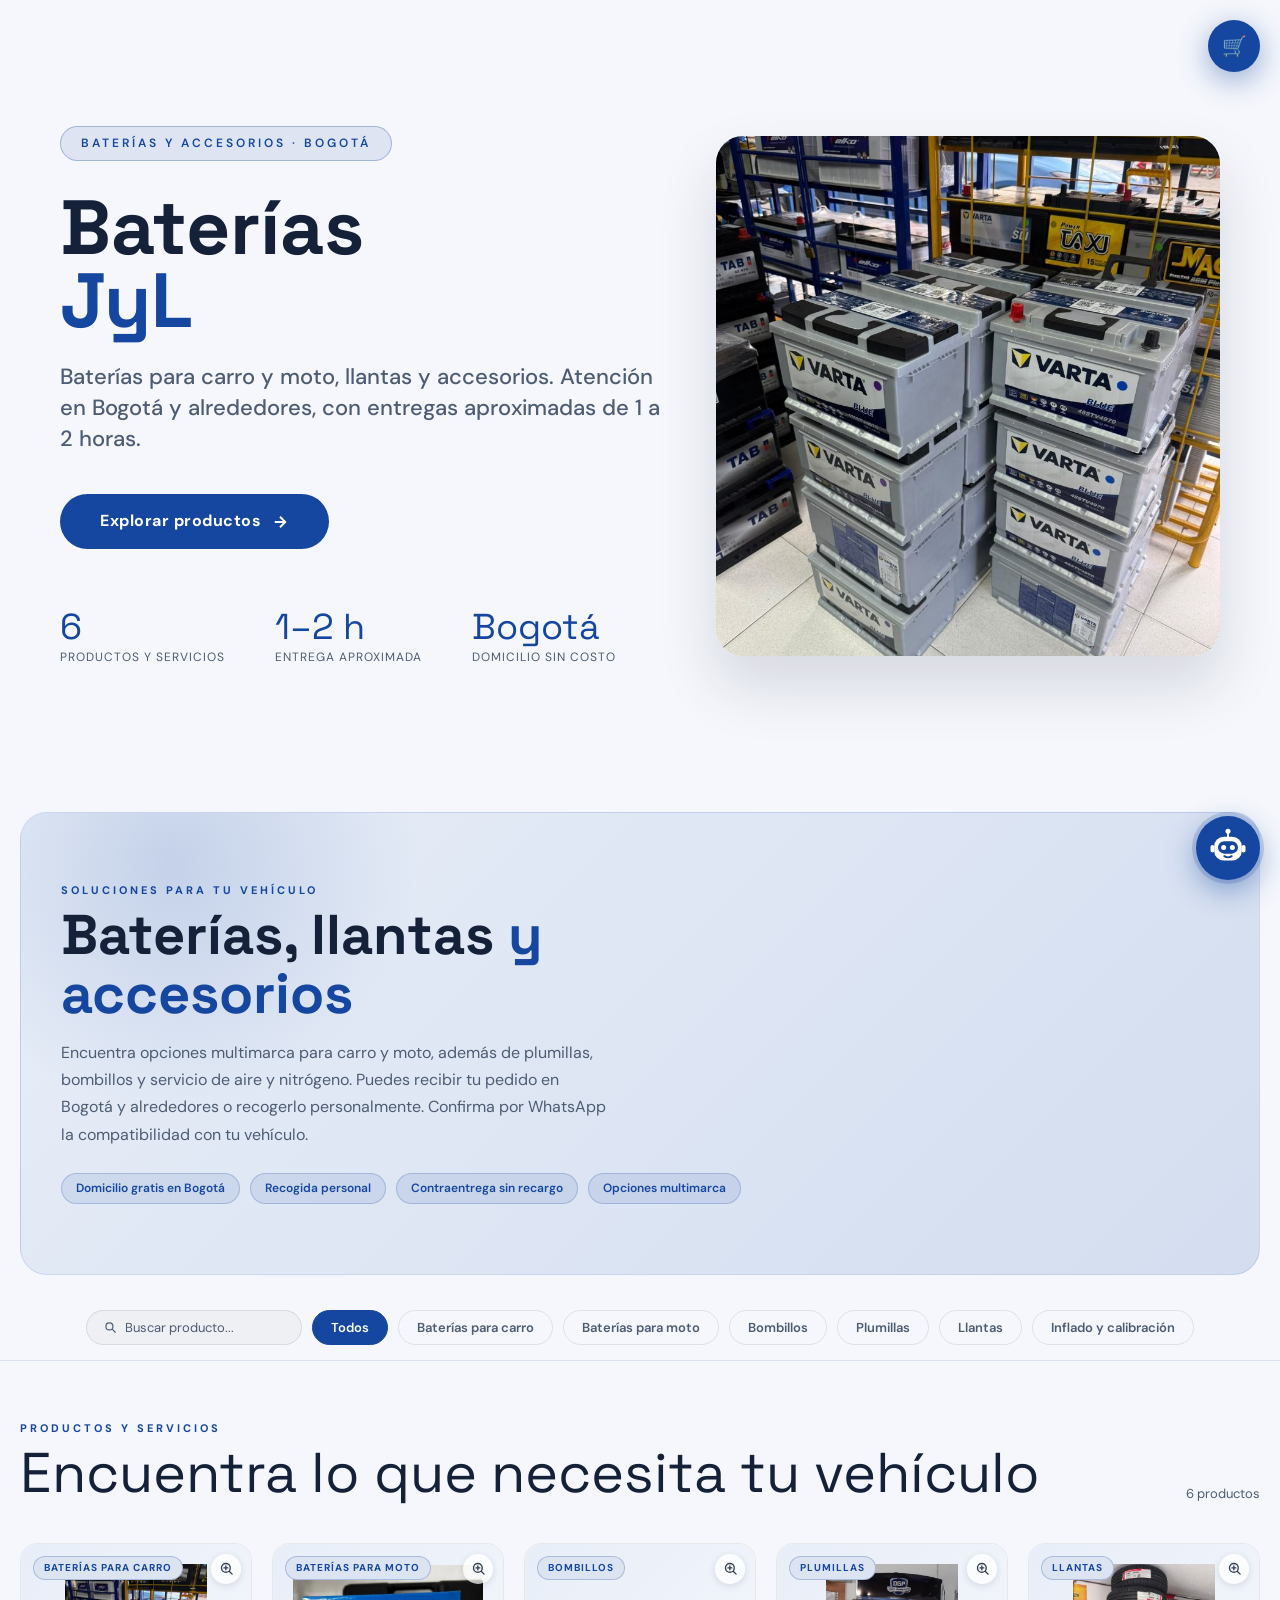
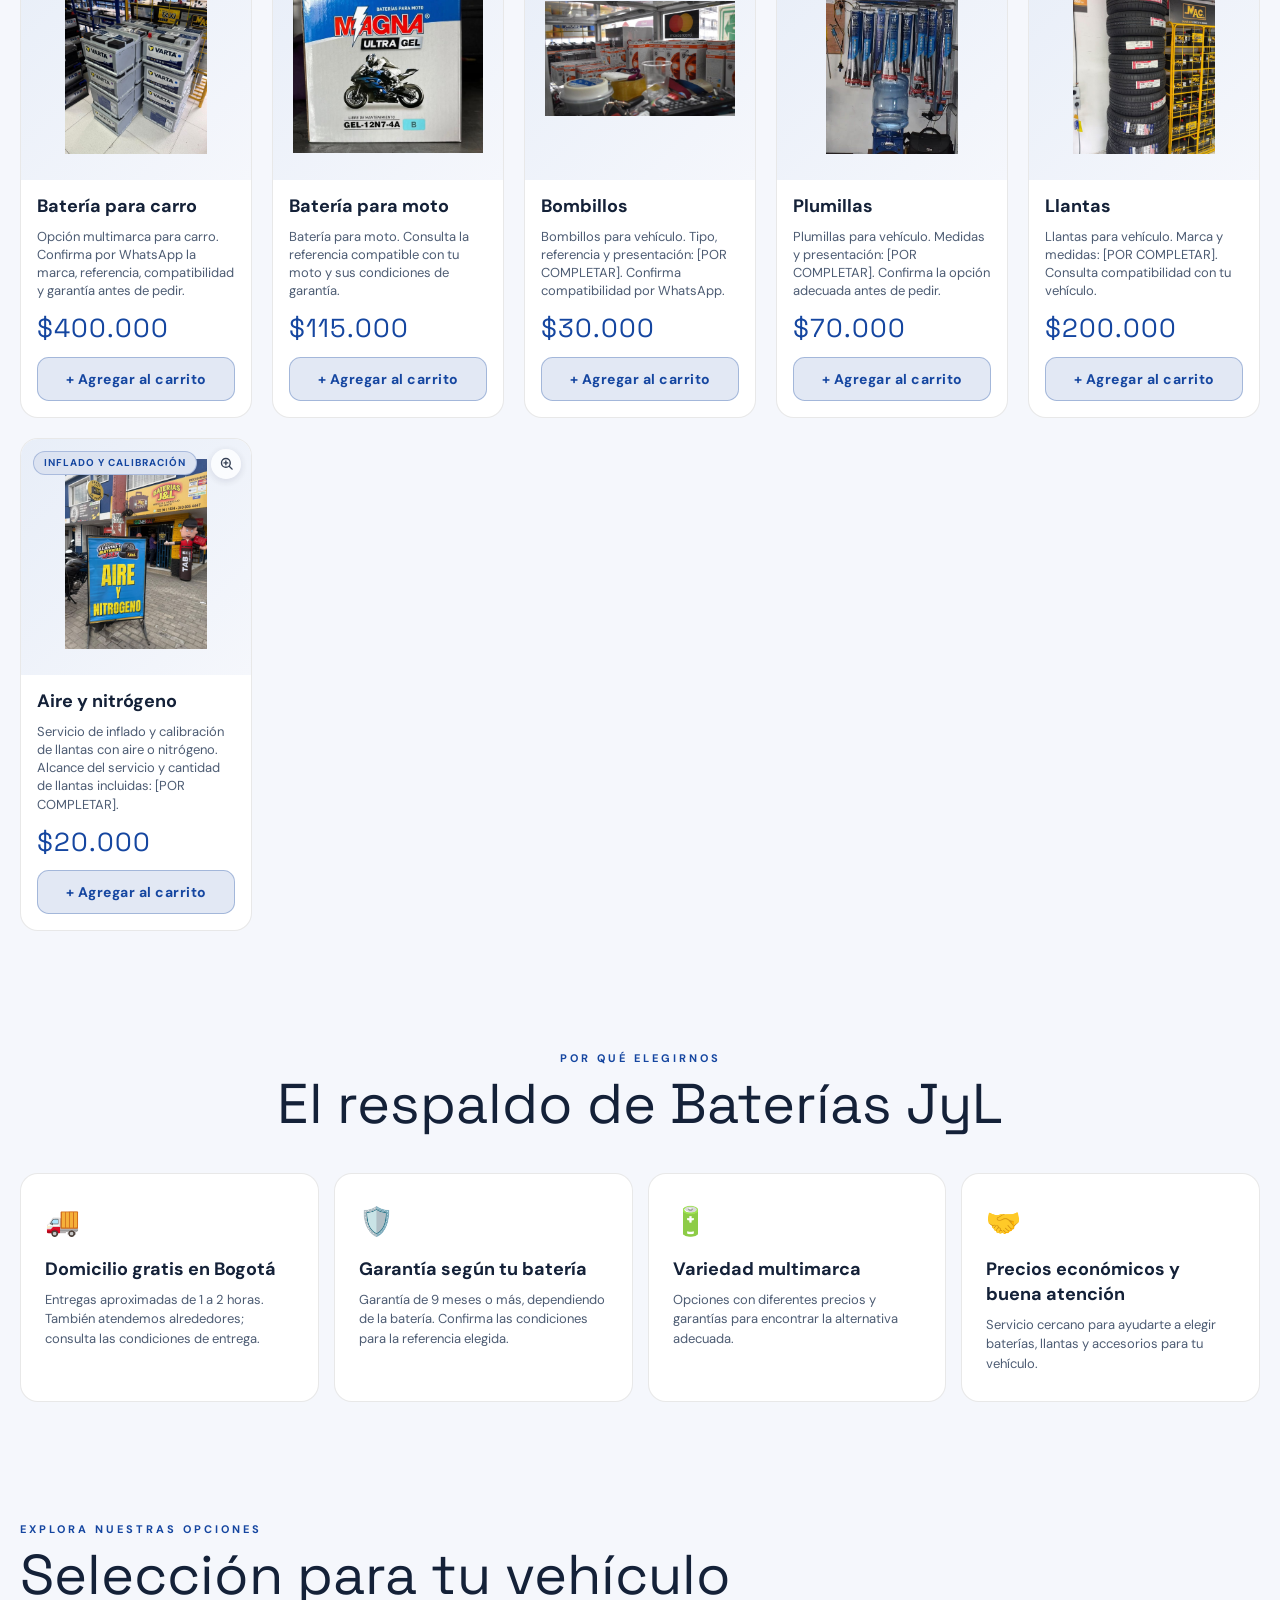
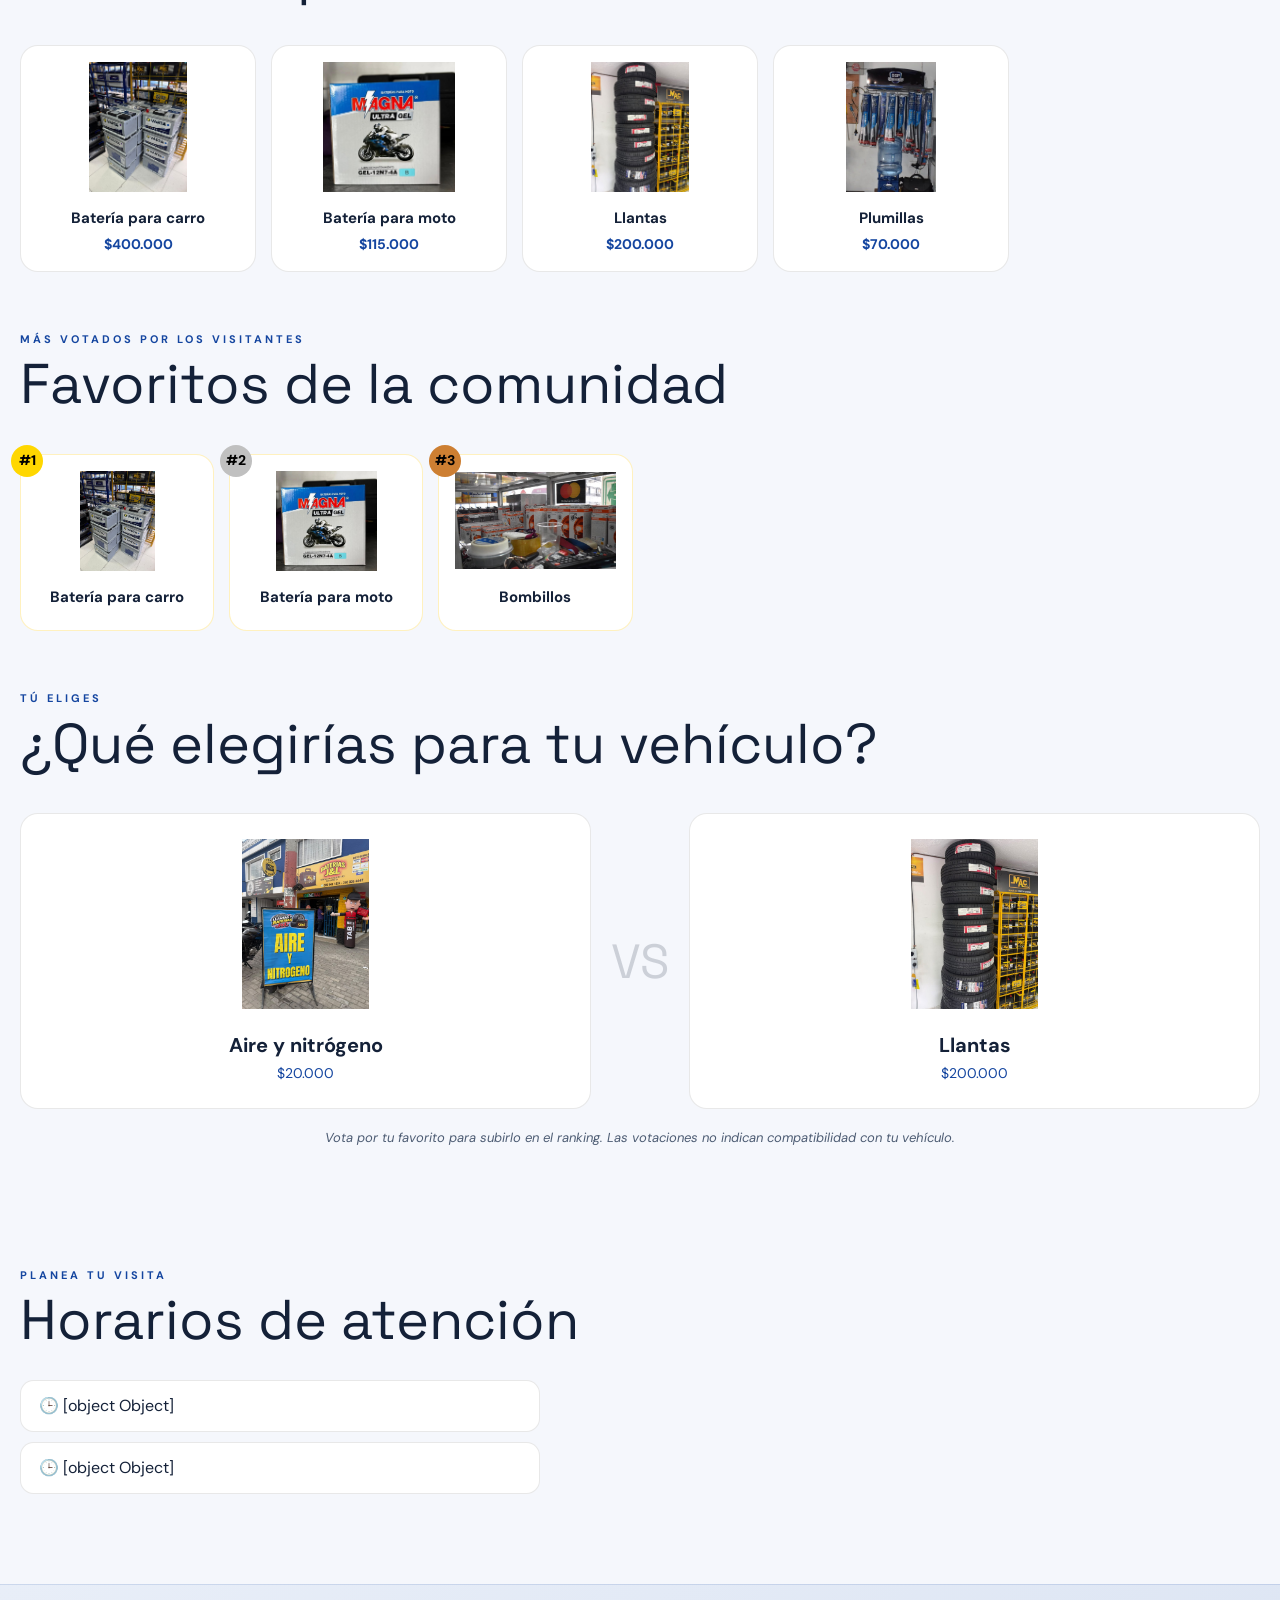
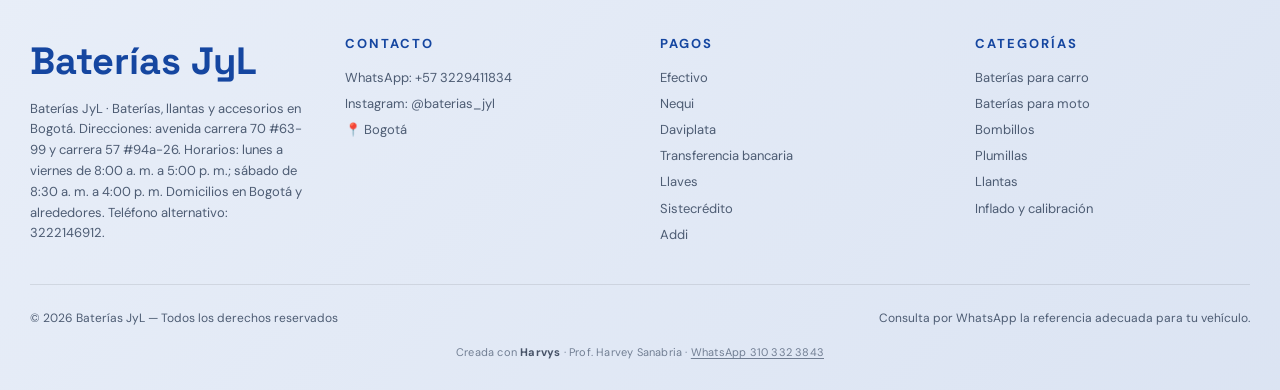
<file: index.html>
<!DOCTYPE html>
<!-- Tienda generada con Harvys, asistente de e-commerce creado por el Profesor Harvey Sanabria -->
<html lang="es">
<head>
<meta charset="UTF-8">
<meta name="viewport" content="width=device-width, initial-scale=1.0">
<title>Baterías JyL — [POR COMPLETAR]</title>
<meta name="description" content="Baterías para carro y moto, llantas, plumillas, bombillos y servicio de aire y nitrógeno en Bogotá.">
<meta name="generator" content="Harvys — asistente de e-commerce del Profesor Harvey Sanabria">

<link rel="preconnect" href="https://fonts.googleapis.com">
<link rel="preconnect" href="https://fonts.gstatic.com" crossorigin>
<link href="https://fonts.googleapis.com/css2?family=Space+Grotesk&display=swap" rel="stylesheet">
<link href="https://fonts.googleapis.com/css2?family=DM+Sans:wght@400;600;700&display=swap" rel="stylesheet">
<link rel="stylesheet" href="styles.css">
</head>
<body class="anim-media tarj-elevadas modo-claro">

<!-- MODAL PAGO -->
<div class="modal-overlay" id="modal-pago" onclick="modalClickFuera(event)">
  <div class="modal">
    <div class="modal-handle"></div>
    <div class="modal-head"><h3>Confirmar pago</h3><button class="modal-cerrar" onclick="cerrarModal()" aria-label="Cerrar">✕</button></div>
    <div class="modal-body">
      <div class="modal-total"><span class="tl">Total a pagar</span><span class="tm" id="modal-total-monto">$0</span></div>
      <div class="pago-metodos" id="pago-metodos"></div>
      <div class="pago-datos" id="pago-datos">
        <div class="pd-label">Transferir a este número</div>
        <div class="pd-numero" id="pd-numero"></div>
        <div class="pd-nombre" id="pd-nombre"></div>
        <button class="btn-copiar" onclick="copiarNumero()">📋 Copiar número</button>
      </div>
      <div class="pasos">
        <div class="paso"><div class="paso-num">1</div><div class="paso-txt" id="paso-1"></div></div>
        <div class="paso"><div class="paso-num">2</div><div class="paso-txt">Toca <strong>"Confirmar y enviar"</strong> — se abre WhatsApp con tu pedido</div></div>
        <div class="paso"><div class="paso-num">3</div><div class="paso-txt" id="paso-3"></div></div>
      </div>
    </div>
    <div class="modal-foot">
      <a href="#" target="_blank" rel="noopener" class="btn-wsp" onclick="return prepararWsp(this)">✅ Confirmar y enviar por WhatsApp</a>
      <button class="btn-seguir" onclick="cerrarModal()">← Seguir comprando</button>
    </div>
  </div>
</div>

<div class="overlay" id="overlay" onclick="cerrarCarrito()"></div>

<!-- VISOR DE FOTOS -->
<div class="visor" id="visor" role="dialog" aria-modal="true" aria-label="Foto del producto">
  <figure class="visor-caja">
    <button class="visor-cerrar" aria-label="Cerrar">✕</button>
    <div class="visor-foto" id="visor-foto"><img id="visor-img" alt=""></div>
    <figcaption><strong id="visor-nombre"></strong><span id="visor-precio"></span></figcaption>
    <div class="visor-ayuda">Toca o haz clic en la foto para ampliarla más</div>
  </figure>
</div>

<button class="carrito-fab" onclick="toggleCarrito()" id="fab" aria-label="Abrir carrito">🛒<span class="carrito-badge" id="badge">0</span></button>

<div class="carrito-panel" id="panel-carrito">
  <div class="panel-header"><h3>Tu pedido JyL</h3><button class="btn-cerrar" onclick="cerrarCarrito()" aria-label="Cerrar carrito">✕</button></div>
  <ul id="lista-carrito"></ul>
  <div class="panel-footer">
    <div class="total-row"><span class="total-lbl">Total</span><span class="total-monto" id="total">$0</span></div>
    <div class="panel-btns"><button class="btn-vaciar" onclick="vaciarCarrito()">Vaciar</button><button class="btn-pagar" onclick="pagar()">Coordinar pedido por WhatsApp</button></div>
  </div>
</div>

<!-- ASISTENTE DE LA TIENDA (responde con los datos de esta tienda) -->
<span class="as-aviso" id="as-aviso">¿Te ayudo? 👋</span>
<button class="as-burbuja" id="as-burbuja" aria-label="Abrir el asistente de la tienda"><svg class="as-robot" viewBox="0 0 64 64" aria-hidden="true">
      <line x1="32" y1="5" x2="32" y2="14" stroke="currentColor" stroke-width="3" stroke-linecap="round"/>
      <circle class="as-antena" cx="32" cy="5" r="4" fill="currentColor"/>
      <rect x="4" y="27" width="6" height="12" rx="3" fill="currentColor"/>
      <rect x="54" y="27" width="6" height="12" rx="3" fill="currentColor"/>
      <rect x="10" y="14" width="44" height="38" rx="15" fill="currentColor"/>
      <rect x="16" y="21" width="32" height="20" rx="10" fill="var(--as-cara)"/>
      <circle class="as-ojo" cx="25" cy="31" r="4" fill="currentColor"/>
      <circle class="as-ojo" cx="39" cy="31" r="4" fill="currentColor"/>
      <path d="M26 45q6 4 12 0" stroke="var(--as-cara)" stroke-width="3" fill="none" stroke-linecap="round"/>
    </svg></button>
<div class="as-panel" id="as-panel" role="dialog" aria-label="Juan Pablo">
  <div class="as-cabecera">
    <div class="as-avatar"><svg class="as-robot" viewBox="0 0 64 64" aria-hidden="true">
      <line x1="32" y1="5" x2="32" y2="14" stroke="currentColor" stroke-width="3" stroke-linecap="round"/>
      <circle class="as-antena" cx="32" cy="5" r="4" fill="currentColor"/>
      <rect x="4" y="27" width="6" height="12" rx="3" fill="currentColor"/>
      <rect x="54" y="27" width="6" height="12" rx="3" fill="currentColor"/>
      <rect x="10" y="14" width="44" height="38" rx="15" fill="currentColor"/>
      <rect x="16" y="21" width="32" height="20" rx="10" fill="var(--as-cara)"/>
      <circle class="as-ojo" cx="25" cy="31" r="4" fill="currentColor"/>
      <circle class="as-ojo" cx="39" cy="31" r="4" fill="currentColor"/>
      <path d="M26 45q6 4 12 0" stroke="var(--as-cara)" stroke-width="3" fill="none" stroke-linecap="round"/>
    </svg></div>
    <div><strong>Juan Pablo</strong><small><i></i> En línea</small></div>
    <button id="as-cerrar" aria-label="Cerrar el asistente">✕</button>
  </div>
  <div class="as-mensajes" id="as-mensajes"></div>
  <div class="as-chips" id="as-chips"></div>
  <form class="as-form" id="as-form">
    <input id="as-input" placeholder="Escribe tu pregunta…" autocomplete="off" aria-label="Tu pregunta">
    <button type="submit" aria-label="Enviar"><svg viewBox="0 0 24 24" width="18" height="18" fill="none" stroke="currentColor" stroke-width="2.4" stroke-linecap="round" stroke-linejoin="round"><path d="M12 19V5"/><path d="m5 12 7-7 7 7"/></svg></button>
  </form>
</div>

<header class="hero hero-dividido">
  <div class="hero-bg efecto-ninguno"></div>
  <div class="hero-content">
    <div>
      
      <div class="hero-badge">Baterías y accesorios · Bogotá</div>
      <h1>Baterías<span>JyL</span></h1>
      <p class="hero-sub">Baterías para carro y moto, llantas y accesorios. Atención en Bogotá y alrededores, con entregas aproximadas de 1 a 2 horas.</p>
      <a href="#catalogo" class="btn-hero">Explorar productos
        <svg viewBox="0 0 24 24" fill="none" stroke="currentColor" stroke-width="2.5"><path d="M5 12h14M12 5l7 7-7 7"/></svg>
      </a>
      <div class="hero-stats"><div class="hero-stat"><div class="num">6</div><div class="lbl">Productos y servicios</div></div><div class="hero-stat"><div class="num">1–2 h</div><div class="lbl">Entrega aproximada</div></div><div class="hero-stat"><div class="num">Bogotá</div><div class="lbl">Domicilio sin costo</div></div></div>
    </div>
    <img src="img/baterias-para-carro-ga0g0k.jpg" alt="" class="hero-img"></div>
  <div class="hero-scroll"><div></div></div>
</header>

<section class="banner-sec">
  <div class="banner-glow"></div>
  <div class="banner-content">
    <div class="sec-label">Soluciones para tu vehículo</div>
    <h2>Baterías, llantas <em>y accesorios</em></h2>
    <p>Encuentra opciones multimarca para carro y moto, además de plumillas, bombillos y servicio de aire y nitrógeno. Puedes recibir tu pedido en Bogotá y alrededores o recogerlo personalmente. Confirma por WhatsApp la compatibilidad con tu vehículo.</p>
    <div class="banner-chips"><span class="chip">Domicilio gratis en Bogotá</span><span class="chip">Recogida personal</span><span class="chip">Contraentrega sin recargo</span><span class="chip">Opciones multimarca</span></div>
  </div>
</section>

<div class="filtros-wrap" id="filtros-bar">
  <div class="busqueda-wrap">
    <svg viewBox="0 0 24 24" fill="none" stroke-width="2" stroke-linecap="round"><path d="M21 21l-4.35-4.35M17 11A6 6 0 1 1 5 11a6 6 0 0 1 12 0z"/></svg>
    <input type="text" id="buscador" placeholder="Buscar producto..." oninput="filtrarBusqueda()">
  </div>
</div>
<section class="catalogo-wrap" id="catalogo">
  <div class="catalogo-header">
    <div><div class="sec-label">Productos y servicios</div><div class="sec-title">Encuentra lo que necesita tu vehículo</div></div>
    <div class="catalogo-count" id="cont-count"></div>
  </div>
  <div id="productos"></div>
</section>

<section class="beneficios-sec" id="beneficios">
  <div class="sec-centro"><div class="sec-label">Por qué elegirnos</div><div class="sec-title">El respaldo de Baterías JyL</div></div>
  <div class="beneficios-grid">
    <div class="bcard"><div class="bcard-icono">🚚</div><h3>Domicilio gratis en Bogotá</h3><p>Entregas aproximadas de 1 a 2 horas. También atendemos alrededores; consulta las condiciones de entrega.</p></div><div class="bcard"><div class="bcard-icono">🛡️</div><h3>Garantía según tu batería</h3><p>Garantía de 9 meses o más, dependiendo de la batería. Confirma las condiciones para la referencia elegida.</p></div><div class="bcard"><div class="bcard-icono">🔋</div><h3>Variedad multimarca</h3><p>Opciones con diferentes precios y garantías para encontrar la alternativa adecuada.</p></div><div class="bcard"><div class="bcard-icono">🤝</div><h3>Precios económicos y buena atención</h3><p>Servicio cercano para ayudarte a elegir baterías, llantas y accesorios para tu vehículo.</p></div>
  </div>
</section>

<section class="recs-sec">
  <div class="sec-label">Explora nuestras opciones</div>
  <div class="sec-title">Selección para tu vehículo</div>
  <div class="recs-grid" id="recomendados"></div>
</section>

<section class="top-sec">
  <div class="sec-label">Más votados por los visitantes</div>
  <div class="sec-title">Favoritos de la comunidad</div>
  <div class="top-grid" id="top"></div>
</section>

<section class="duelo-sec">
  <div class="sec-label">Tú eliges</div>
  <div class="sec-title">¿Qué elegirías para tu vehículo?</div>
  <div class="duelo-arena" id="duelo"></div>
  <p class="duelo-info">Vota por tu favorito para subirlo en el ranking. Las votaciones no indican compatibilidad con tu vehículo.</p>
</section>

<section class="horarios-sec">
  <div class="sec-label">Planea tu visita</div>
  <div class="sec-title">Horarios de atención</div>
  <ul class="horarios-lista"><li>🕒 [object Object]</li><li>🕒 [object Object]</li></ul>
</section>

<footer>
  <div class="footer-grid">
    <div class="footer-marca"><h3>Baterías JyL</h3><p>Baterías JyL · Baterías, llantas y accesorios en Bogotá. Direcciones: avenida carrera 70 #63-99 y carrera 57 #94a-26. Horarios: lunes a viernes de 8:00 a. m. a 5:00 p. m.; sábado de 8:30 a. m. a 4:00 p. m. Domicilios en Bogotá y alrededores. Teléfono alternativo: 3222146912.</p></div>
    <div class="footer-col"><h4>Contacto</h4><ul><li><a href="https://wa.me/573229411834" target="_blank" rel="noopener">WhatsApp: +57 3229411834</a></li><li><a href="https://instagram.com/baterias_jyl" target="_blank" rel="noopener">Instagram: @baterias_jyl</a></li><li>📍 Bogotá</li></ul></div>
    <div class="footer-col"><h4>Pagos</h4><ul><li>Efectivo</li><li>Nequi</li><li>Daviplata</li><li>Transferencia bancaria</li><li>Llaves</li><li>Sistecrédito</li><li>Addi</li></ul></div>
    <div class="footer-col"><h4>Categorías</h4><ul><li>Baterías para carro</li><li>Baterías para moto</li><li>Bombillos</li><li>Plumillas</li><li>Llantas</li><li>Inflado y calibración</li></ul></div>
  </div>
  <div class="footer-bottom">
    <span>© 2026 Baterías JyL — Todos los derechos reservados</span>
    <span>Consulta por WhatsApp la referencia adecuada para tu vehículo.</span>
  </div>
  <div class="footer-credito">
    Creada con <strong>Harvys</strong> · Prof. Harvey Sanabria ·
    <a href="https://wa.me/573103323843?text=Hola%20Profesor%20Harvey%2C%20vi%20una%20tienda%20creada%20con%20Harvys%20y%20quiero%20m%C3%A1s%20informaci%C3%B3n." target="_blank" rel="noopener">WhatsApp 310 332 3843</a>
  </div>
</footer>

<!-- Copia del proyecto para volver a abrirlo en Harvys (botón "Abrir"). No la borres. -->
<script type="application/json" id="harvys-proyecto">{"negocio":{"nombre":"Baterías JyL","descripcion":"Baterías para carro y moto, llantas, plumillas, bombillos y servicio de aire y nitrógeno en Bogotá.","eslogan":"[POR COMPLETAR]","ciudad":"Bogotá","cobertura":"Bogotá y alrededores. Domicilios sin costo dentro de Bogotá; entrega aproximada de 1 a 2 horas. Recogida personal disponible en avenida carrera 70 #63-99 y carrera 57 #94a-26, Bogotá. No realiza envíos nacionales.","whatsapp":"573229411834","instagram":"baterias_jyl","facebook":"","tiktok":"","horarios":["[object Object]","[object Object]"],"logo":""},"tema":{"nombreEstilo":"JyL · Azul tecnológico","modo":"claro","colores":{"primario":"#1546A0","textoSobrePrimario":"#FFFFFF","fondo":"#F5F7FC","fondoAlterno":"#E8EEF8","tarjeta":"#FFFFFF","texto":"#142138","textoSuave":"#4D5C73","acento":"#FFD12B"},"fuentes":{"titulos":"Space Grotesk","cuerpo":"DM Sans"},"titulosMayusculas":false,"radio":18,"animaciones":"media","fondoEfecto":"ninguno","hero":"dividido","tarjetas":"elevadas"},"textos":{"heroEtiqueta":"Baterías y accesorios · Bogotá","heroTitulo":"Baterías","heroTituloResaltado":"JyL","heroSubtitulo":"Baterías para carro y moto, llantas y accesorios. Atención en Bogotá y alrededores, con entregas aproximadas de 1 a 2 horas.","heroBoton":"Explorar productos","heroImagen":"","estadisticas":[{"valor":"{productos}","etiqueta":"Productos y servicios"},{"valor":"1–2 h","etiqueta":"Entrega aproximada"},{"valor":"Bogotá","etiqueta":"Domicilio sin costo"}],"bannerEtiqueta":"Soluciones para tu vehículo","bannerTitulo":"Baterías, llantas","bannerTituloResaltado":"y accesorios","bannerTexto":"Encuentra opciones multimarca para carro y moto, además de plumillas, bombillos y servicio de aire y nitrógeno. Puedes recibir tu pedido en Bogotá y alrededores o recogerlo personalmente. Confirma por WhatsApp la compatibilidad con tu vehículo.","chips":["Domicilio gratis en Bogotá","Recogida personal","Contraentrega sin recargo","Opciones multimarca"],"catalogoEtiqueta":"Productos y servicios","catalogoTitulo":"Encuentra lo que necesita tu vehículo","botonAgregar":"+ Agregar al carrito","beneficiosEtiqueta":"Por qué elegirnos","beneficiosTitulo":"El respaldo de Baterías JyL","recomendadosEtiqueta":"Explora nuestras opciones","recomendadosTitulo":"Selección para tu vehículo","topEtiqueta":"Más votados por los visitantes","topTitulo":"Favoritos de la comunidad","dueloEtiqueta":"Tú eliges","dueloTitulo":"¿Qué elegirías para tu vehículo?","dueloInfo":"Vota por tu favorito para subirlo en el ranking. Las votaciones no indican compatibilidad con tu vehículo.","testimoniosEtiqueta":"Experiencias de clientes","testimoniosTitulo":"Opiniones sobre JyL","horariosEtiqueta":"Planea tu visita","horariosTitulo":"Horarios de atención","footerTexto":"Baterías JyL · Baterías, llantas y accesorios en Bogotá. Direcciones: avenida carrera 70 #63-99 y carrera 57 #94a-26. Horarios: lunes a viernes de 8:00 a. m. a 5:00 p. m.; sábado de 8:30 a. m. a 4:00 p. m. Domicilios en Bogotá y alrededores. Teléfono alternativo: 3222146912.","footerFrase":"Consulta por WhatsApp la referencia adecuada para tu vehículo.","carritoTitulo":"Tu pedido JyL","botonPagar":"Coordinar pedido por WhatsApp"},"productos":[{"id":"bateria-carro","nombre":"Batería para carro","precio":400000,"categoria":"Baterías para carro","imagen":"foto:ga0g0k","descripcion":"Opción multimarca para carro. Confirma por WhatsApp la marca, referencia, compatibilidad y garantía antes de pedir.","opciones":null,"destacado":true},{"id":"bateria-moto","nombre":"Batería para moto","precio":115000,"categoria":"Baterías para moto","imagen":"foto:mfzh2x","descripcion":"Batería para moto. Consulta la referencia compatible con tu moto y sus condiciones de garantía.","opciones":null,"destacado":true},{"id":"bombillos","nombre":"Bombillos","precio":30000,"categoria":"Bombillos","imagen":"foto:ama0jp","descripcion":"Bombillos para vehículo. Tipo, referencia y presentación: [POR COMPLETAR]. Confirma compatibilidad por WhatsApp.","opciones":null,"destacado":false},{"id":"plumillas","nombre":"Plumillas","precio":70000,"categoria":"Plumillas","imagen":"foto:anil4o","descripcion":"Plumillas para vehículo. Medidas y presentación: [POR COMPLETAR]. Confirma la opción adecuada antes de pedir.","opciones":null,"destacado":false},{"id":"llantas","nombre":"Llantas","precio":200000,"categoria":"Llantas","imagen":"foto:ssxnvu","descripcion":"Llantas para vehículo. Marca y medidas: [POR COMPLETAR]. Consulta compatibilidad con tu vehículo.","opciones":null,"destacado":true},{"id":"aire-nitrogeno","nombre":"Aire y nitrógeno","precio":20000,"categoria":"Inflado y calibración","imagen":"foto:twgk3a","descripcion":"Servicio de inflado y calibración de llantas con aire o nitrógeno. Alcance del servicio y cantidad de llantas incluidas: [POR COMPLETAR].","opciones":null,"destacado":false}],"beneficios":[{"icono":"🚚","titulo":"Domicilio gratis en Bogotá","texto":"Entregas aproximadas de 1 a 2 horas. También atendemos alrededores; consulta las condiciones de entrega."},{"icono":"🛡️","titulo":"Garantía según tu batería","texto":"Garantía de 9 meses o más, dependiendo de la batería. Confirma las condiciones para la referencia elegida."},{"icono":"🔋","titulo":"Variedad multimarca","texto":"Opciones con diferentes precios y garantías para encontrar la alternativa adecuada."},{"icono":"🤝","titulo":"Precios económicos y buena atención","texto":"Servicio cercano para ayudarte a elegir baterías, llantas y accesorios para tu vehículo."}],"testimonios":[],"pagos":{"metodos":[{"nombre":"Efectivo","icono":"💵","tipo":"contraentrega"},{"nombre":"Nequi","icono":"💜","tipo":"transferencia"},{"nombre":"Daviplata","icono":"🔴","tipo":"transferencia"},{"nombre":"Transferencia bancaria","icono":"🏦","tipo":"transferencia"},{"nombre":"Llaves","icono":"🔑","tipo":"transferencia"},{"nombre":"Sistecrédito","icono":"💳","tipo":"financiacion"},{"nombre":"Addi","icono":"💳","tipo":"financiacion"}],"numeroTransferencia":"3108054447","titular":"[POR COMPLETAR]","contraentregaDetalle":"Disponible en Bogotá y alrededores, sin recargo por contraentrega. El cliente elige el medio de pago. En efectivo recibe el repartidor; los pagos virtuales los recibe el dueño. Coordina por WhatsApp los datos y condiciones de cada medio. Sistecrédito y Addi se coordinan con el negocio, no se tramitan en esta tienda."},"backend":{"url":"https://script.google.com/macros/s/AKfycbwK9FVYVSvEgk2Xus-6ZE2wYc8-_l4tBQPdEjjRQSNXihIduz8A22B9vwSxZMeS3eRs/exec"},"asistente":{"activo":true,"nombre":"Juan Pablo","saludo":"¡Hola! Soy Juan Pablo, el asistente de Baterías JyL. Te ayudo a consultar productos, entregas y medios de pago. Para confirmar compatibilidad, habla con nuestro equipo por WhatsApp."},"secciones":["banner","catalogo","beneficios","recomendados","top","duelo","horarios"],"personalizado":{"css":"","secciones":[]}}</script>
<script type="application/json" id="harvys-rutas">{"bateria-carro":"img/baterias-para-carro-ga0g0k.jpg","bateria-moto":"img/baterias-para-moto-mfzh2x.jpg","bombillos":"img/bombillos-ama0jp.jpg","plumillas":"img/plumillas-anil4o.jpg","llantas":"img/llantas-ssxnvu.jpg","aire-nitrogeno":"img/aire-y-nitrogeno-twgk3a.jpg"}</script>
<script src="script.js"></script>
</body>
</html>
</file>
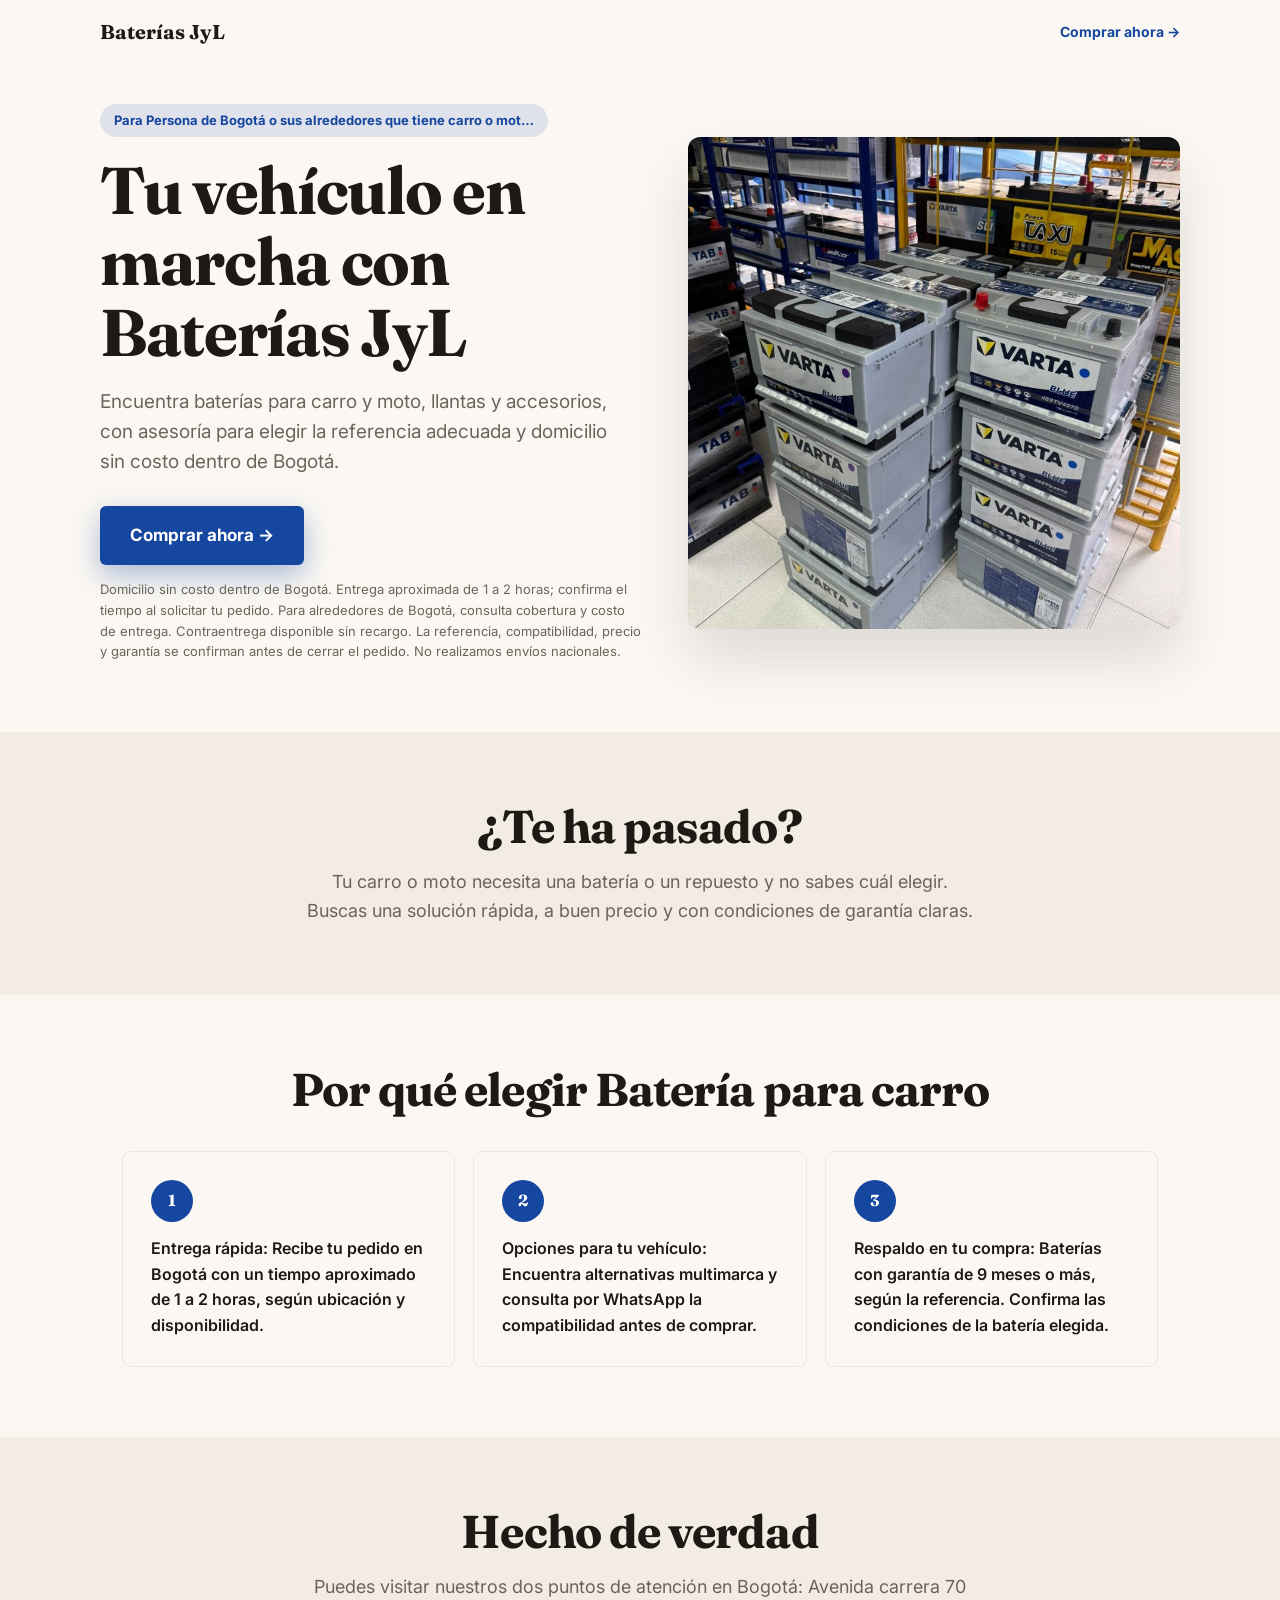
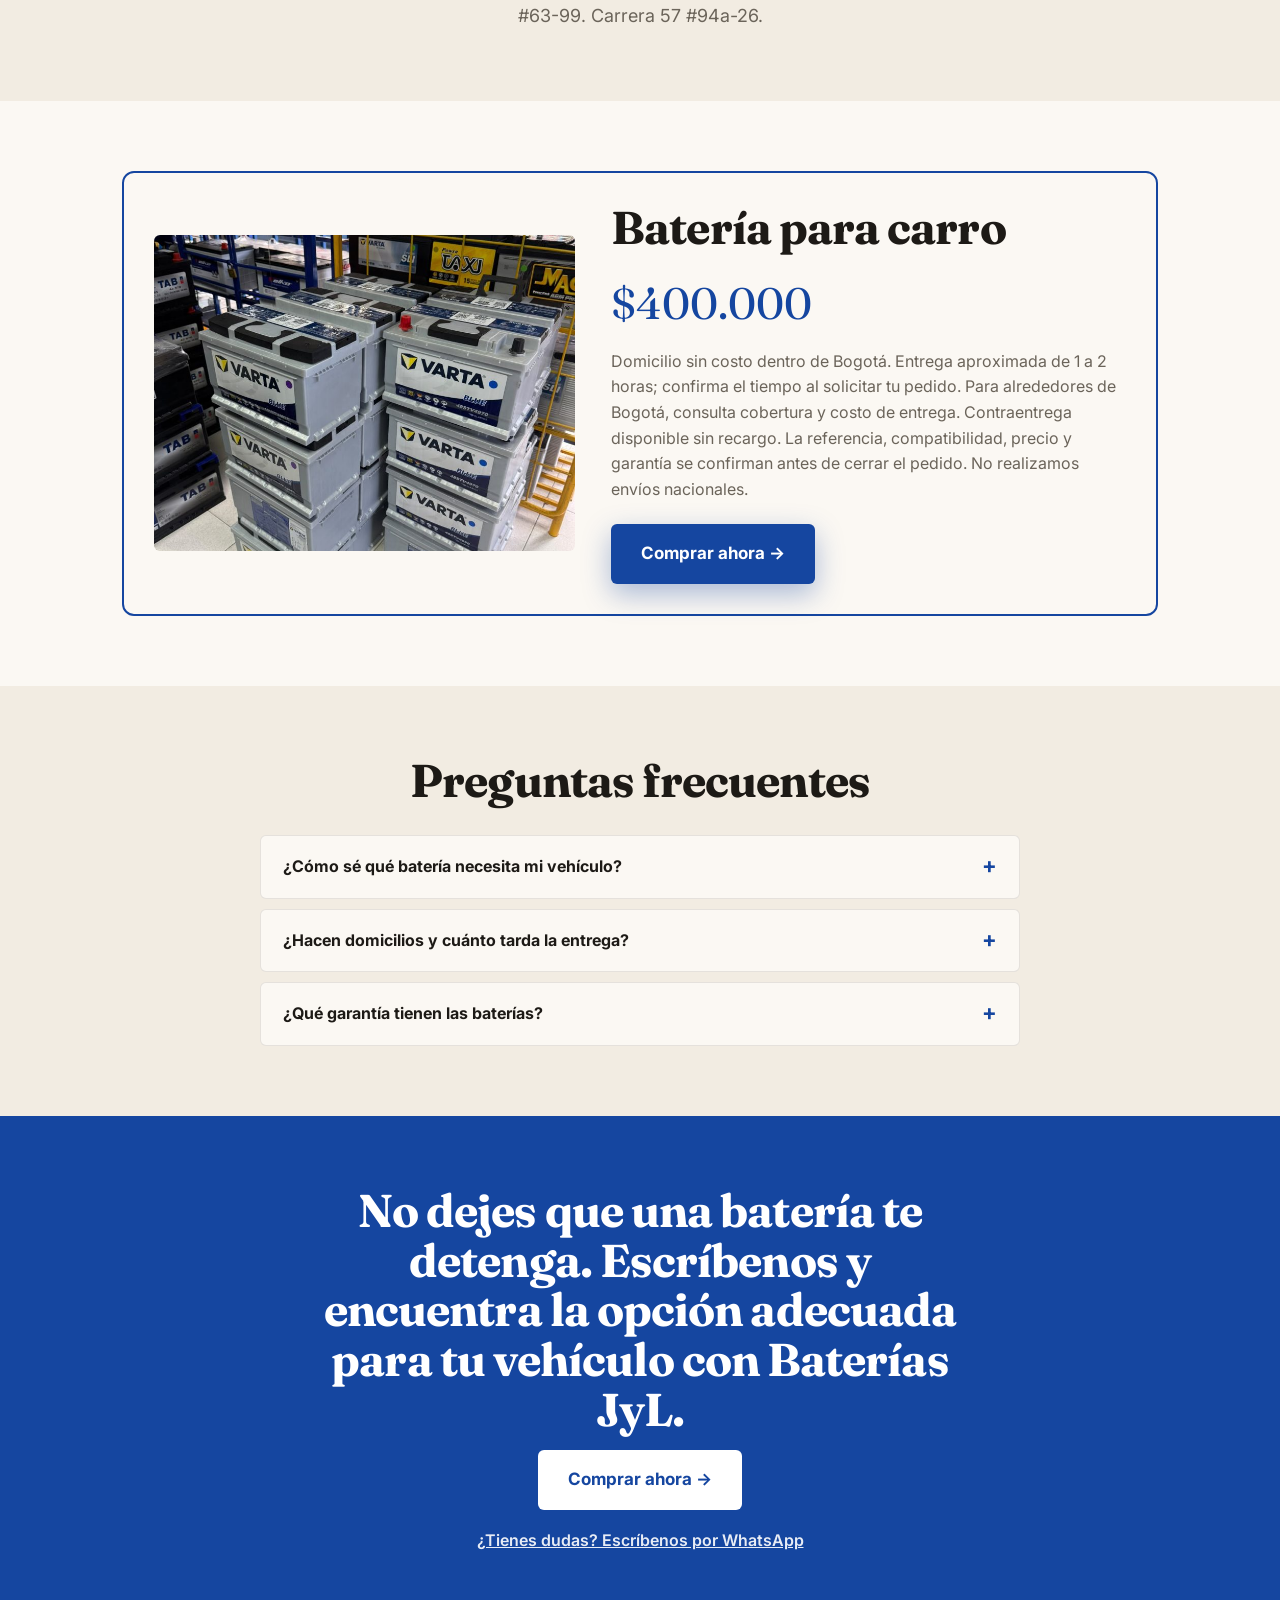
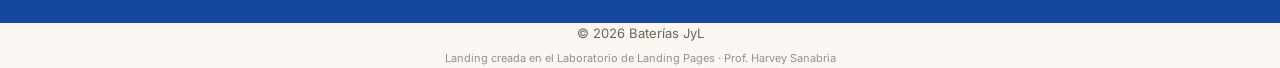
<file: landing.html>
<!DOCTYPE html>
<!-- Landing creada en el Laboratorio de Landing Pages · Profesor Harvey Sanabria -->
<html lang="es">
<head>
<meta charset="UTF-8">
<meta name="viewport" content="width=device-width, initial-scale=1.0">
<title>Batería para carro · Baterías JyL</title>
<meta name="description" content="Encuentra baterías para carro y moto, llantas y accesorios, con asesoría para elegir la referencia adecuada y domicilio sin costo dentro de Bogotá.">
<!-- Vista previa al compartir el enlace en redes y WhatsApp -->
<meta property="og:title" content="Tu vehículo en marcha con Baterías JyL">
<meta property="og:description" content="Encuentra baterías para carro y moto, llantas y accesorios, con asesoría para elegir la referencia adecuada y domicilio sin costo dentro de Bogotá.">
<meta property="og:image" content="img/baterias-para-carro-ga0g0k.jpg">
<link rel="preconnect" href="https://fonts.googleapis.com">
<link href="https://fonts.googleapis.com/css2?family=Fraunces:opsz,wght@9..144,600;9..144,800&family=Inter:wght@400;600;700&display=swap" rel="stylesheet">
<style>
:root{--c:#1546a0;--ct:#ffffff;--bg:#fbf8f3;--bg2:#f2ece2;--tx:#1d1a16;--tx2:#6b645a;--r:6px;--ft:'Fraunces',Georgia,serif;--fb:'Inter',system-ui,sans-serif}
*{box-sizing:border-box;margin:0;padding:0}
body{background:var(--bg);color:var(--tx);font-family:var(--fb);line-height:1.6}
img{max-width:100%;display:block}
.contenedor{max-width:1080px;margin:0 auto;padding:0 22px}
h1,h2{font-family:var(--ft);line-height:1.08;letter-spacing:-.02em}
.boton{display:inline-flex;align-items:center;gap:8px;background:var(--c);color:var(--ct);padding:16px 30px;border-radius:var(--r);font-weight:700;text-decoration:none;font-size:17px;box-shadow:0 10px 28px color-mix(in srgb,var(--c) 35%,transparent);transition:transform .2s}
.boton:hover{transform:translateY(-2px)}
/* Barra superior: solo la marca y el botón (sin menú que distraiga) */
.barra{display:flex;justify-content:space-between;align-items:center;padding:16px 0}
.barra strong{font-family:var(--ft);font-size:20px}
.barra a{color:var(--c);font-weight:700;text-decoration:none;font-size:14px}
/* 1. Hero */
.hero{display:grid;grid-template-columns:1.05fr .95fr;gap:44px;align-items:center;padding:40px 0 70px}
.etiqueta{display:inline-block;background:color-mix(in srgb,var(--c) 12%,transparent);color:var(--c);padding:6px 14px;border-radius:100px;font-size:13px;font-weight:700;margin-bottom:18px}
.hero h1{font-size:clamp(38px,5.6vw,66px);margin-bottom:18px}
.hero p{font-size:19px;color:var(--tx2);margin-bottom:28px;max-width:520px}
.micro{display:block;margin-top:14px;font-size:13px;color:var(--tx2)}
.foto-hero{width:100%;aspect-ratio:1/1;object-fit:cover;border-radius:calc(var(--r) * 2);box-shadow:0 30px 60px rgba(0,0,0,.12);background:var(--bg2)}
.foto-vacia{display:grid;place-items:center;background:repeating-linear-gradient(45deg,var(--bg2),var(--bg2) 12px,color-mix(in srgb,var(--c) 8%,var(--bg2)) 12px,color-mix(in srgb,var(--c) 8%,var(--bg2)) 24px);color:var(--tx2);font-weight:600;text-align:center;padding:20px}
section{padding:70px 0}
.alterna{background:var(--bg2)}
.centro{text-align:center;max-width:720px;margin:0 auto}
section h2{font-size:clamp(30px,4vw,46px);margin-bottom:16px}
.centro p{font-size:18px;color:var(--tx2)}
/* 3. Beneficios */
.beneficios{display:grid;grid-template-columns:repeat(3,1fr);gap:18px;margin-top:36px}
.beneficio{background:var(--bg);border-radius:calc(var(--r) * 1.5);padding:28px;border:1px solid color-mix(in srgb,var(--tx) 8%,transparent)}
.beneficio b{display:grid;place-items:center;width:42px;height:42px;border-radius:50%;background:var(--c);color:var(--ct);margin-bottom:14px;font-family:var(--ft)}
.beneficio p{font-size:16px;font-weight:600}
/* 5. Oferta */
.oferta{display:grid;grid-template-columns:.9fr 1.1fr;gap:36px;align-items:center;background:var(--bg);border-radius:calc(var(--r) * 2);padding:30px;border:2px solid var(--c)}
.foto-oferta{width:100%;aspect-ratio:4/3;object-fit:cover;border-radius:var(--r);background:var(--bg2)}
.precio{font-family:var(--ft);font-size:44px;color:var(--c);margin:6px 0 10px}
.condiciones{color:var(--tx2);margin-bottom:22px}
/* 6. Preguntas frecuentes */
.faq{max-width:760px;margin:30px auto 0;display:grid;gap:10px}
details{background:var(--bg);border-radius:var(--r);padding:18px 22px;border:1px solid color-mix(in srgb,var(--tx) 10%,transparent)}
summary{font-weight:700;cursor:pointer;list-style:none;display:flex;justify-content:space-between}
summary::after{content:'+';color:var(--c);font-size:22px;line-height:1}
details[open] summary::after{content:'–'}
details p{margin-top:10px;color:var(--tx2)}
/* 7. Cierre */
.cierre{background:var(--c);color:var(--ct);text-align:center}
.cierre .boton{background:var(--ct);color:var(--c);box-shadow:none}
.cierre a.secundario{display:block;margin-top:18px;color:var(--ct);opacity:.9;font-weight:600}
footer{padding:28px 0 90px;text-align:center;font-size:13px;color:var(--tx2)}
footer small{display:block;margin-top:6px;font-size:11px;opacity:.7}
/* Botón fijo en celular */
.cta-movil{display:none}
@media(max-width:780px){
  .hero,.oferta{grid-template-columns:1fr}
  .hero{padding:16px 0 50px;gap:26px}
  .beneficios{grid-template-columns:1fr}
  section{padding:54px 0}
  .cta-movil{display:block;position:fixed;left:12px;right:12px;bottom:12px;text-align:center;justify-content:center;z-index:10}
}
</style>
</head>
<body>
<div class="contenedor barra"><strong>Baterías JyL</strong><a href="https://alexita092007856-a11y.github.io/baterias-jyl/?utm_source=landing&amp;utm_medium=barra&amp;utm_campaign=bateria-para-carro">Comprar ahora →</a></div>

<!-- 1. HERO: promesa + llamado a la acción -->
<header class="contenedor hero">
  <div>
    <span class="etiqueta">Para Persona de Bogotá o sus alrededores que tiene carro o mot…</span>
    <h1>Tu vehículo en marcha con Baterías JyL</h1>
    <p>Encuentra baterías para carro y moto, llantas y accesorios, con asesoría para elegir la referencia adecuada y domicilio sin costo dentro de Bogotá.</p>
    <a class="boton" href="https://alexita092007856-a11y.github.io/baterias-jyl/?utm_source=landing&amp;utm_medium=hero&amp;utm_campaign=bateria-para-carro">Comprar ahora →</a>
    <span class="micro">Domicilio sin costo dentro de Bogotá. Entrega aproximada de 1 a 2 horas; confirma el tiempo al solicitar tu pedido. Para alrededores de Bogotá, consulta cobertura y costo de entrega. Contraentrega disponible sin recargo. La referencia, compatibilidad, precio y garantía se confirman antes de cerrar el pedido. No realizamos envíos nacionales.</span>
  </div>
  <img class="foto-hero" src="img/baterias-para-carro-ga0g0k.jpg" alt="Batería para carro">
</header>

<!-- 2. EL PROBLEMA -->
<section class="alterna"><div class="contenedor centro">
  <h2>¿Te ha pasado?</h2>
  <p>Tu carro o moto necesita una batería o un repuesto y no sabes cuál elegir. Buscas una solución rápida, a buen precio y con condiciones de garantía claras.</p>
</div></section>

<!-- 3. BENEFICIOS -->
<section><div class="contenedor">
  <div class="centro"><h2>Por qué elegir Batería para carro</h2></div>
  <div class="beneficios">
    <div class="beneficio"><b>1</b><p>Entrega rápida: Recibe tu pedido en Bogotá con un tiempo aproximado de 1 a 2 horas, según ubicación y disponibilidad.</p></div>
    <div class="beneficio"><b>2</b><p>Opciones para tu vehículo: Encuentra alternativas multimarca y consulta por WhatsApp la compatibilidad antes de comprar.</p></div>
    <div class="beneficio"><b>3</b><p>Respaldo en tu compra: Baterías con garantía de 9 meses o más, según la referencia. Confirma las condiciones de la batería elegida.</p></div>
  </div>
</div></section>

<!-- 4. CONFIANZA -->
<section class="alterna"><div class="contenedor centro">
  <h2>Hecho de verdad</h2>
  <p>Puedes visitar nuestros dos puntos de atención en Bogotá:
Avenida carrera 70 #63-99.
Carrera 57 #94a-26.</p>
</div></section>

<!-- 5. LA OFERTA -->
<section><div class="contenedor">
  <div class="oferta">
    <img class="foto-oferta" src="img/baterias-para-carro-ga0g0k.jpg" alt="Batería para carro">
    <div>
      <h2>Batería para carro</h2>
      <p class="precio">$400.000</p>
      <p class="condiciones">Domicilio sin costo dentro de Bogotá. Entrega aproximada de 1 a 2 horas; confirma el tiempo al solicitar tu pedido. Para alrededores de Bogotá, consulta cobertura y costo de entrega. Contraentrega disponible sin recargo. La referencia, compatibilidad, precio y garantía se confirman antes de cerrar el pedido. No realizamos envíos nacionales.</p>
      <a class="boton" href="https://alexita092007856-a11y.github.io/baterias-jyl/?utm_source=landing&amp;utm_medium=oferta&amp;utm_campaign=bateria-para-carro">Comprar ahora →</a>
    </div>
  </div>
</div></section>

<!-- 6. PREGUNTAS FRECUENTES -->
<section class="alterna"><div class="contenedor">
  <div class="centro"><h2>Preguntas frecuentes</h2></div>
  <div class="faq">
    <details><summary>¿Cómo sé qué batería necesita mi vehículo?</summary><p>Escríbenos al WhatsApp 322 941 1834 e indícanos los datos de tu carro o moto. Nuestro equipo te orientará para confirmar la referencia compatible antes de comprar.</p></details>
    <details><summary>¿Hacen domicilios y cuánto tarda la entrega?</summary><p>Sí. El domicilio es gratis dentro de Bogotá y la entrega tarda aproximadamente de 1 a 2 horas. También atendemos alrededores; consulta las condiciones para tu ubicación.</p></details>
    <details><summary>¿Qué garantía tienen las baterías?</summary><p>La garantía es de 9 meses o más, dependiendo de la batería. Antes de comprar, confirma la duración y las condiciones de la referencia elegida.</p></details>
  </div>
</div></section>

<!-- 7. CIERRE -->
<section class="cierre"><div class="contenedor centro">
  <h2>No dejes que una batería te detenga. Escríbenos y encuentra la opción adecuada para tu vehículo con Baterías JyL.</h2>
  <a class="boton" href="https://alexita092007856-a11y.github.io/baterias-jyl/?utm_source=landing&amp;utm_medium=cierre&amp;utm_campaign=bateria-para-carro">Comprar ahora →</a>
  <a class="secundario" href="https://wa.me/573229411834?text=Hola%20Bater%C3%ADas%20JyL%2C%20tengo%20una%20pregunta%20sobre%20Bater%C3%ADa%20para%20carro.">¿Tienes dudas? Escríbenos por WhatsApp</a>
</div></section>

<footer class="contenedor">© 2026 Baterías JyL<small>Landing creada en el Laboratorio de Landing Pages · Prof. Harvey Sanabria</small></footer>
<a class="boton cta-movil" href="https://alexita092007856-a11y.github.io/baterias-jyl/?utm_source=landing&amp;utm_medium=movil&amp;utm_campaign=bateria-para-carro">Comprar ahora →</a>
</body>
</html>
</file>
<file: styles.css>
/* ===== BATERÍAS JYL — ESTILOS =====
   Colores, fuentes y formas de la tienda: cambia las variables de :root
   y se actualiza todo el sitio.
   Generado con Harvys — Profesor Harvey Sanabria. */
:root{
  --p:#1546A0;--p-txt:#FFFFFF;--acc:#FFD12B;
  --bg:#F5F7FC;--bg2:#E8EEF8;--card:#FFFFFF;
  --tx:#142138;--tx2:#4D5C73;
  --linea:rgba(0,0,0,.09);
  --suave:rgba(0,0,0,.03);
  --sombra:rgba(30,30,60,.14);
  --r:18px;--rp:100px;
  --ft:'Space Grotesk',sans-serif;
  --fb:'DM Sans',system-ui,sans-serif;
  --tt:none;
  --ls:0px;
  --hero-size:clamp(40px,6vw,82px);
}

*{box-sizing:border-box;margin:0;padding:0}
html{scroll-behavior:smooth;background:var(--bg)}
body{background:var(--bg);color:var(--tx);font-family:var(--fb);max-width:1300px;margin:0 auto;overflow-x:hidden;line-height:1.4}
img{max-width:100%}
a{color:inherit}
.titulo-fuente{font-family:var(--ft);text-transform:var(--tt)}

/* ===== HERO ===== */
header.hero{position:relative;display:flex;align-items:center;justify-content:center;text-align:center;overflow:hidden;background:var(--bg)}
.hero-centrado{min-height:100vh}
.hero-compacto{min-height:62vh}
.hero-dividido{min-height:88vh}
.hero-bg{position:absolute;inset:0;pointer-events:none}
.efecto-brillo,.efecto-cuadricula,.efecto-puntos{background:radial-gradient(ellipse 80% 60% at 50% 40%,color-mix(in srgb,var(--p) 14%,transparent) 0%,transparent 70%),radial-gradient(ellipse 40% 40% at 20% 80%,color-mix(in srgb,var(--acc) 8%,transparent) 0%,transparent 60%)}
.efecto-cuadricula::after{content:'';position:absolute;inset:0;background-image:linear-gradient(color-mix(in srgb,var(--p) 6%,transparent) 1px,transparent 1px),linear-gradient(90deg,color-mix(in srgb,var(--p) 6%,transparent) 1px,transparent 1px);background-size:60px 60px}
.efecto-puntos::after{content:'';position:absolute;inset:0;background-image:radial-gradient(color-mix(in srgb,var(--p) 22%,transparent) 1.5px,transparent 1.5px);background-size:26px 26px}
.hero-content{position:relative;z-index:2;padding:40px 20px;width:100%}
.hero-logo{max-height:90px;margin-bottom:20px;border-radius:var(--r)}
.hero-badge{display:inline-block;background:color-mix(in srgb,var(--p) 10%,transparent);border:1px solid color-mix(in srgb,var(--p) 30%,transparent);color:var(--p);font-size:12px;font-weight:600;letter-spacing:3px;text-transform:uppercase;padding:8px 20px;border-radius:var(--rp);margin-bottom:30px;animation:fadeUp .8s ease both}
.hero h1{font-family:var(--ft);text-transform:var(--tt);font-size:var(--hero-size);line-height:.95;letter-spacing:var(--ls);color:var(--tx);animation:fadeUp .9s ease .1s both}
.hero h1 span{color:var(--p);display:block}
.hero-sub{font-size:clamp(16px,2vw,22px);color:var(--tx2);margin:25px 0 40px;font-weight:500;animation:fadeUp 1s ease .2s both}
.btn-hero{display:inline-flex;align-items:center;gap:10px;background:var(--p);color:var(--p-txt);padding:16px 40px;text-decoration:none;font-weight:700;font-size:16px;border-radius:var(--rp);transition:all .3s;animation:fadeUp 1s ease .3s both;letter-spacing:.5px}
.btn-hero:hover{transform:scale(1.05);box-shadow:0 0 40px color-mix(in srgb,var(--p) 40%,transparent)}
.btn-hero svg{width:18px;height:18px;transition:transform .3s}
.btn-hero:hover svg{transform:translateX(4px)}
.hero-stats{display:flex;gap:50px;justify-content:center;margin-top:60px;animation:fadeUp 1s ease .4s both;flex-wrap:wrap}
.hero-stat .num{font-family:var(--ft);font-size:36px;color:var(--p);line-height:1}
.hero-stat .lbl{font-size:12px;color:var(--tx2);letter-spacing:1px;text-transform:uppercase;margin-top:4px}
.hero-scroll{position:absolute;bottom:30px;left:50%;transform:translateX(-50%);z-index:2;animation:scrollBounce 2s ease infinite}
.hero-scroll div{width:24px;height:40px;border:2px solid color-mix(in srgb,var(--p) 30%,transparent);border-radius:12px;position:relative}
.hero-scroll div::after{content:'';position:absolute;left:50%;top:6px;transform:translateX(-50%);width:4px;height:8px;background:var(--p);border-radius:2px;animation:scrollDot 2s ease infinite}
.hero-compacto .hero-scroll,.hero-dividido .hero-scroll{display:none}
.hero-dividido .hero-content{display:grid;grid-template-columns:1.1fr .9fr;gap:40px;align-items:center;text-align:left;max-width:1200px}
.hero-dividido .hero-stats{justify-content:flex-start}
.hero-img{width:100%;max-height:520px;object-fit:cover;border-radius:calc(var(--r) * 1.5);box-shadow:0 30px 60px var(--sombra);animation:fadeUp 1s ease .2s both}
@keyframes scrollBounce{0%,100%{opacity:1}50%{opacity:.4}}
@keyframes scrollDot{0%{top:6px;opacity:1}100%{top:20px;opacity:0}}

/* ===== FILTROS ===== */
.filtros-wrap{position:sticky;top:0;z-index:100;background:color-mix(in srgb,var(--bg) 90%,transparent);backdrop-filter:blur(20px);border-bottom:1px solid color-mix(in srgb,var(--p) 12%,transparent);padding:15px 20px;display:flex;align-items:center;gap:10px;flex-wrap:wrap;justify-content:center}
.filtros-wrap button{background:transparent;color:var(--tx2);border:1px solid var(--linea);padding:8px 18px;cursor:pointer;border-radius:var(--rp);font-family:var(--fb);font-weight:600;font-size:13px;transition:all .25s;white-space:nowrap}
.filtros-wrap button:hover,.filtros-wrap button.activo{background:var(--p);color:var(--p-txt);border-color:var(--p)}
.busqueda-wrap{display:flex;align-items:center;gap:8px;background:var(--suave);border:1px solid var(--linea);border-radius:var(--rp);padding:8px 16px}
.busqueda-wrap input{background:none;border:none;outline:none;color:var(--tx);font-family:var(--fb);font-size:13px;width:160px}
.busqueda-wrap input::placeholder{color:var(--tx2)}
.busqueda-wrap svg{width:14px;height:14px;flex-shrink:0;stroke:var(--tx2)}

/* ===== TÍTULOS DE SECCIÓN ===== */
.sec-label{font-size:11px;letter-spacing:3px;text-transform:uppercase;color:var(--p);margin-bottom:8px;font-weight:700}
.sec-title{font-family:var(--ft);text-transform:var(--tt);font-size:clamp(32px,5vw,56px);line-height:1.05;color:var(--tx);letter-spacing:var(--ls)}
.sec-centro{text-align:center}

/* ===== CATÁLOGO ===== */
.catalogo-wrap{padding:60px 20px}
.catalogo-header{display:flex;align-items:flex-end;justify-content:space-between;margin-bottom:40px;flex-wrap:wrap;gap:15px}
.catalogo-count{font-size:13px;color:var(--tx2)}
#productos{display:grid;grid-template-columns:repeat(auto-fill,minmax(230px,1fr));gap:20px}

/* ===== TARJETAS (base "elevadas") ===== */
.producto,.bcard,.rec-card,.top-card,.duelo-card,.testimonio{background:var(--card);border:1px solid var(--linea);border-radius:var(--r);transition:all .35s ease}
.producto{overflow:hidden;position:relative;display:flex;flex-direction:column}
.producto:hover{transform:translateY(-6px);border-color:color-mix(in srgb,var(--p) 30%,transparent);box-shadow:0 20px 50px var(--sombra)}
.tarj-planas .producto,.tarj-planas .bcard,.tarj-planas .rec-card,.tarj-planas .top-card,.tarj-planas .duelo-card,.tarj-planas .testimonio{border-color:transparent;box-shadow:none}
.tarj-borde .producto,.tarj-borde .bcard,.tarj-borde .rec-card,.tarj-borde .top-card,.tarj-borde .duelo-card,.tarj-borde .testimonio{background:transparent;border-color:color-mix(in srgb,var(--tx) 18%,transparent)}
.prod-img-wrap{position:relative;background:linear-gradient(135deg,var(--bg2),var(--bg));padding:20px;overflow:hidden;cursor:zoom-in}
.prod-lupa{position:absolute;top:10px;right:10px;z-index:2;width:30px;height:30px;border-radius:50%;background:color-mix(in srgb,var(--card) 85%,transparent);color:var(--tx);display:flex;align-items:center;justify-content:center;opacity:.85;transition:opacity .25s,transform .25s;pointer-events:none;box-shadow:0 2px 8px var(--sombra)}
.prod-lupa svg{width:15px;height:15px}
.prod-img-wrap:hover .prod-lupa{opacity:0;transform:scale(.8)}
.producto img{width:100%;height:190px;object-fit:contain;transition:transform .3s ease}
/* Lupa: al pasar el mouse la foto se amplía siguiendo el cursor */
@media (hover:hover){.prod-img-wrap:hover img{transform:scale(2)}}
.prod-cat{position:absolute;top:12px;left:12px;z-index:1;background:color-mix(in srgb,var(--p) 15%,var(--card));border:1px solid color-mix(in srgb,var(--p) 25%,transparent);color:var(--p);font-size:10px;font-weight:700;letter-spacing:1px;text-transform:uppercase;padding:4px 10px;border-radius:var(--rp)}
.prod-body{padding:16px;flex:1;display:flex;flex-direction:column;gap:10px}
.prod-nombre{font-size:18px;font-weight:700;color:var(--tx);line-height:1.2}
.prod-desc{font-size:13px;color:var(--tx2);line-height:1.4}
.prod-precio{font-family:var(--ft);font-size:26px;color:var(--p);letter-spacing:1px}
.tallas-label{font-size:11px;color:var(--tx2);text-transform:uppercase;letter-spacing:1px;margin-bottom:4px}
.select-talla{width:100%;padding:8px 12px;border-radius:calc(var(--r) / 2);border:1px solid var(--linea);background:var(--bg2);color:var(--tx);font-family:var(--fb);font-size:13px;cursor:pointer;outline:none;transition:border-color .25s}
.select-talla:focus{border-color:var(--p)}
.btn-agregar{margin-top:auto;width:100%;padding:12px;background:color-mix(in srgb,var(--p) 12%,transparent);border:1px solid color-mix(in srgb,var(--p) 30%,transparent);color:var(--p);border-radius:calc(var(--r) * .65);font-family:var(--fb);font-weight:700;font-size:14px;cursor:pointer;transition:all .25s;letter-spacing:.5px}
.btn-agregar:hover,.btn-agregar.agregado{background:var(--p);color:var(--p-txt);border-color:var(--p)}
.btn-agregar:disabled{opacity:.55;cursor:not-allowed;background:transparent;color:var(--tx2);border-color:var(--linea)}
.producto.agotado img{opacity:.45;filter:grayscale(.6)}
.prod-stock{font-size:12px;font-weight:700;color:#e0663d;margin-top:-6px}

/* ===== CARRITO ===== */
.carrito-fab{position:fixed;top:20px;right:20px;z-index:1000;background:var(--p);color:var(--p-txt);width:52px;height:52px;border-radius:50%;display:flex;align-items:center;justify-content:center;cursor:pointer;box-shadow:0 8px 30px color-mix(in srgb,var(--p) 45%,transparent);transition:all .3s;border:none;font-size:20px}
.carrito-fab:hover{transform:scale(1.1)}
.carrito-badge{position:absolute;top:-4px;right:-4px;background:#ff4444;color:#fff;width:20px;height:20px;border-radius:50%;font-size:11px;font-weight:700;align-items:center;justify-content:center;display:none}
.carrito-panel{position:fixed;top:0;right:-400px;width:380px;height:100vh;background:var(--bg2);border-left:1px solid color-mix(in srgb,var(--p) 15%,transparent);z-index:1001;transition:right .4s cubic-bezier(.25,.46,.45,.94);display:flex;flex-direction:column}
.carrito-panel.abierto{right:0}
.panel-header{padding:25px 20px 20px;border-bottom:1px solid var(--linea);display:flex;align-items:center;justify-content:space-between}
.panel-header h3{font-family:var(--ft);text-transform:var(--tt);font-size:28px;color:var(--tx);letter-spacing:var(--ls)}
.btn-cerrar,.modal-cerrar{background:var(--suave);border:1px solid var(--linea);color:var(--tx2);width:34px;height:34px;border-radius:50%;cursor:pointer;font-size:16px;display:flex;align-items:center;justify-content:center;transition:all .2s;flex-shrink:0}
.btn-cerrar:hover,.modal-cerrar:hover{background:rgba(255,100,100,.2);color:#ff6666}
#lista-carrito{flex:1;overflow-y:auto;padding:15px 20px;list-style:none;display:flex;flex-direction:column;gap:10px}
.carrito-item{background:var(--suave);border:1px solid var(--linea);border-radius:calc(var(--r) * .75);padding:12px;display:flex;align-items:center;gap:12px}
.carrito-item img{width:48px;height:48px;object-fit:contain;background:color-mix(in srgb,var(--p) 6%,transparent);border-radius:8px;flex-shrink:0}
.ci-info{flex:1;min-width:0}
.ci-nombre{font-size:13px;font-weight:600;color:var(--tx);white-space:nowrap;overflow:hidden;text-overflow:ellipsis}
.ci-detalle{font-size:11px;color:var(--tx2);margin-top:3px}
.ci-cantidad{display:flex;align-items:center;gap:8px;margin-top:6px}
.ci-cantidad button{width:22px;height:22px;border-radius:50%;background:color-mix(in srgb,var(--p) 12%,transparent);border:1px solid color-mix(in srgb,var(--p) 30%,transparent);color:var(--p);font-size:13px;font-weight:700;line-height:1;cursor:pointer;display:flex;align-items:center;justify-content:center}
.ci-cantidad button:hover{background:var(--p);color:var(--p-txt)}
.ci-cantidad span{font-size:13px;font-weight:700;color:var(--tx);min-width:14px;text-align:center}
.ci-precio{font-family:var(--ft);font-size:16px;color:var(--p);flex-shrink:0}
.btn-eliminar{background:none;border:none;color:rgba(255,100,100,.6);cursor:pointer;font-size:16px;flex-shrink:0;padding:2px}
.btn-eliminar:hover{color:#ff4444}
.panel-footer{padding:20px;border-top:1px solid var(--linea)}
.total-row{display:flex;justify-content:space-between;align-items:baseline;margin-bottom:15px}
.total-lbl{font-size:13px;color:var(--tx2);text-transform:uppercase;letter-spacing:1px}
.total-monto{font-family:var(--ft);font-size:32px;color:var(--p)}
.panel-btns{display:flex;gap:10px}
.btn-vaciar{flex:1;padding:13px;background:rgba(255,100,100,.1);border:1px solid rgba(255,100,100,.25);color:#e05555;border-radius:calc(var(--r) * .65);font-family:var(--fb);font-weight:700;font-size:13px;cursor:pointer}
.btn-pagar{flex:2;padding:13px;background:var(--p);border:none;color:var(--p-txt);border-radius:calc(var(--r) * .65);font-family:var(--fb);font-weight:700;font-size:13px;cursor:pointer}
.carrito-vacio{text-align:center;padding:40px 20px;color:var(--tx2);font-size:14px}
.carrito-vacio .icono{font-size:40px;margin-bottom:10px}
.overlay{position:fixed;inset:0;background:rgba(0,0,0,.55);z-index:1000;opacity:0;pointer-events:none;transition:opacity .4s}
.overlay.activo{opacity:1;pointer-events:all}

/* ===== BANNER ===== */
.banner-sec{margin:20px;border-radius:calc(var(--r) * 1.5);overflow:hidden;position:relative;padding:70px 40px;background:linear-gradient(135deg,var(--bg2),color-mix(in srgb,var(--p) 10%,var(--bg2)));border:1px solid color-mix(in srgb,var(--p) 12%,transparent)}
.banner-glow{position:absolute;width:500px;height:500px;background:radial-gradient(circle,color-mix(in srgb,var(--p) 16%,transparent),transparent 70%);top:-200px;left:-100px;pointer-events:none;animation:moverGlow 8s ease infinite alternate}
@keyframes moverGlow{from{transform:translate(0,0)}to{transform:translate(100px,80px)}}
.banner-content{position:relative;z-index:2;max-width:700px}
.banner-content h2{font-family:var(--ft);text-transform:var(--tt);font-size:clamp(32px,5vw,56px);line-height:1.05;color:var(--tx);margin-bottom:15px;letter-spacing:var(--ls)}
.banner-content h2 em{color:var(--p);font-style:normal}
.banner-content p{color:var(--tx2);font-size:16px;line-height:1.7;max-width:550px}
.banner-chips{display:flex;gap:10px;flex-wrap:wrap;margin-top:25px}
.chip{background:color-mix(in srgb,var(--p) 10%,transparent);border:1px solid color-mix(in srgb,var(--p) 22%,transparent);color:var(--p);font-size:12px;font-weight:600;padding:6px 14px;border-radius:var(--rp)}

/* ===== BENEFICIOS ===== */
.beneficios-sec,.recs-sec,.testimonios-sec,.horarios-sec,.seccion-personalizada{padding:60px 20px}
.beneficios-grid{display:grid;grid-template-columns:repeat(auto-fit,minmax(200px,1fr));gap:15px;margin-top:40px}
.bcard{padding:28px 24px;position:relative;overflow:hidden}
.bcard::before{content:'';position:absolute;top:0;left:0;right:0;height:2px;background:linear-gradient(90deg,transparent,var(--p),transparent);opacity:0;transition:opacity .3s}
.bcard:hover{transform:translateY(-4px)}
.bcard:hover::before{opacity:1}
.bcard-icono{font-size:28px;margin-bottom:15px}
.bcard h3{font-size:18px;font-weight:700;color:var(--tx);margin-bottom:8px}
.bcard p{font-size:13px;color:var(--tx2);line-height:1.5}

/* ===== RECOMENDADOS / TOP ===== */
.recs-grid{display:grid;grid-template-columns:repeat(auto-fill,minmax(200px,1fr));gap:15px;margin-top:40px}
.rec-card,.top-card{padding:16px;text-align:center;cursor:pointer}
.rec-card:hover{transform:translateY(-4px);box-shadow:0 10px 30px var(--sombra)}
.rec-card img{width:100%;height:130px;object-fit:contain;margin-bottom:10px}
.rec-card h4,.top-card h4{font-size:15px;font-weight:700;color:var(--tx);margin-bottom:6px}
.rec-precio{font-size:14px;color:var(--p);font-weight:700}
.top-sec{padding:0 20px 60px}
.top-grid{display:grid;grid-template-columns:repeat(auto-fill,minmax(180px,1fr));gap:15px;margin-top:40px}
.top-card{position:relative;border-color:color-mix(in srgb,var(--acc) 30%,transparent)}
.top-card:hover{transform:scale(1.04)}
.top-rank{position:absolute;top:-10px;left:-10px;width:32px;height:32px;background:gold;color:#000;border-radius:50%;font-weight:800;font-size:14px;display:flex;align-items:center;justify-content:center}
.top-card:nth-child(2) .top-rank{background:#c0c0c0}
.top-card:nth-child(3) .top-rank{background:#cd7f32}
.top-card img{width:100%;height:100px;object-fit:contain;margin-bottom:10px}

/* ===== DUELO ===== */
.duelo-sec{padding:0 20px 60px}
.duelo-arena{margin-top:40px;display:grid;grid-template-columns:1fr auto 1fr;gap:20px;align-items:center}
.duelo-card{padding:25px;text-align:center;cursor:pointer;position:relative;overflow:hidden}
.duelo-card:hover{transform:scale(1.04);border-color:color-mix(in srgb,var(--p) 45%,transparent);box-shadow:0 20px 50px var(--sombra)}
.duelo-card img{width:100%;max-height:170px;object-fit:contain;transition:transform .35s}
.duelo-nombre{font-size:20px;font-weight:700;color:var(--tx);margin-top:15px}
.duelo-precio{font-size:14px;color:var(--p);margin-top:5px}
.duelo-vs{font-family:var(--ft);font-size:48px;color:color-mix(in srgb,var(--tx) 18%,transparent);text-align:center}
.duelo-info{text-align:center;margin-top:20px;font-size:13px;color:var(--tx2);font-style:italic}

/* ===== TESTIMONIOS / HORARIOS ===== */
.testimonios-grid{display:grid;grid-template-columns:repeat(auto-fit,minmax(240px,1fr));gap:15px;margin-top:40px}
.testimonio{padding:24px}
.testimonio p{font-size:15px;color:var(--tx);line-height:1.6;margin-bottom:12px}
.testimonio p::before{content:'“';color:var(--p);font-size:28px;font-family:Georgia,serif;margin-right:4px}
.testimonio strong{font-size:13px;color:var(--p)}
.horarios-lista{list-style:none;margin-top:30px;display:grid;gap:10px;max-width:520px}
.horarios-lista li{background:var(--card);border:1px solid var(--linea);border-radius:calc(var(--r) * .75);padding:14px 18px;color:var(--tx)}

/* ===== FOOTER ===== */
footer{background:linear-gradient(135deg,var(--bg2),color-mix(in srgb,var(--p) 6%,var(--bg2)));border-top:1px solid color-mix(in srgb,var(--p) 12%,transparent);padding:50px 30px 30px;margin-top:30px}
.footer-grid{display:grid;grid-template-columns:repeat(auto-fit,minmax(200px,1fr));gap:40px;margin-bottom:40px}
.footer-marca h3{font-family:var(--ft);text-transform:var(--tt);font-size:38px;color:var(--p);letter-spacing:var(--ls);margin-bottom:10px}
.footer-marca p{font-size:13px;color:var(--tx2);line-height:1.6}
.footer-col h4{font-size:13px;font-weight:700;text-transform:uppercase;letter-spacing:2px;color:var(--p);margin-bottom:15px}
.footer-col ul{list-style:none;display:flex;flex-direction:column;gap:8px}
.footer-col li{font-size:13px;color:var(--tx2)}
.footer-col a{text-decoration:none;transition:color .2s}
.footer-col a:hover{color:var(--p)}
.footer-bottom{border-top:1px solid var(--linea);padding-top:25px;display:flex;justify-content:space-between;align-items:center;flex-wrap:wrap;gap:15px;font-size:12px;color:var(--tx2)}
.footer-credito{margin-top:18px;text-align:center;font-size:11px;color:var(--tx2);opacity:.75;letter-spacing:.2px}
.footer-credito strong{color:var(--tx)}
.footer-credito a{color:inherit;text-decoration:underline;text-underline-offset:2px}
.footer-credito a:hover{color:var(--p)}

/* ===== MODAL PAGO ===== */
.modal-overlay{position:fixed;inset:0;background:rgba(0,0,0,.75);z-index:2000;display:flex;align-items:flex-end;justify-content:center;opacity:0;pointer-events:none;transition:opacity .3s}
.modal-overlay.activo{opacity:1;pointer-events:all}
.modal{background:var(--bg2);border:1px solid color-mix(in srgb,var(--p) 22%,transparent);border-radius:24px 24px 0 0;width:100%;max-width:480px;max-height:90vh;display:flex;flex-direction:column;transform:translateY(100%);transition:transform .35s cubic-bezier(.25,.46,.45,.94)}
.modal-overlay.activo .modal{transform:translateY(0)}
.modal-handle{width:40px;height:4px;background:var(--linea);border-radius:2px;margin:12px auto 0;flex-shrink:0}
.modal-head{padding:16px 20px 12px;display:flex;align-items:center;justify-content:space-between;border-bottom:1px solid var(--linea);flex-shrink:0}
.modal-head h3{font-family:var(--ft);text-transform:var(--tt);font-size:26px;color:var(--tx);letter-spacing:var(--ls)}
.modal-body{flex:1;overflow-y:auto;padding:16px 20px;display:flex;flex-direction:column;gap:14px}
.modal-total{display:flex;justify-content:space-between;align-items:center;background:color-mix(in srgb,var(--p) 7%,transparent);border:1px solid color-mix(in srgb,var(--p) 15%,transparent);border-radius:12px;padding:12px 16px}
.modal-total .tl{font-size:12px;color:var(--tx2);text-transform:uppercase;letter-spacing:1px}
.modal-total .tm{font-family:var(--ft);font-size:30px;color:var(--p)}
.pago-metodos{display:flex;gap:8px;flex-wrap:wrap}
.pago-metodo{flex:1;min-width:80px;background:var(--suave);border:1px solid var(--linea);border-radius:12px;padding:12px 8px;text-align:center;cursor:pointer;transition:all .25s}
.pago-metodo:hover,.pago-metodo.sel{background:color-mix(in srgb,var(--p) 12%,transparent);border-color:color-mix(in srgb,var(--p) 45%,transparent)}
.pm-icono{font-size:20px;margin-bottom:4px}
.pm-nombre{font-size:11px;font-weight:700;color:var(--tx)}
.pago-datos{background:color-mix(in srgb,var(--p) 6%,transparent);border:1px solid color-mix(in srgb,var(--p) 15%,transparent);border-radius:12px;padding:14px;text-align:center}
.pd-label{font-size:10px;color:var(--tx2);letter-spacing:1px;text-transform:uppercase;margin-bottom:6px}
.pd-numero{font-family:var(--ft);font-size:30px;letter-spacing:3px;color:var(--p)}
.pd-nombre{font-size:12px;color:var(--tx2)}
.btn-copiar{background:color-mix(in srgb,var(--p) 12%,transparent);border:1px solid color-mix(in srgb,var(--p) 25%,transparent);color:var(--p);padding:5px 14px;border-radius:100px;font-family:var(--fb);font-size:11px;font-weight:700;cursor:pointer;margin-top:8px}
.pasos{display:flex;flex-direction:column;gap:6px}
.paso{display:flex;align-items:center;gap:10px;background:var(--suave);border-radius:10px;padding:10px 12px}
.paso-num{width:22px;height:22px;border-radius:50%;background:color-mix(in srgb,var(--p) 15%,transparent);border:1px solid color-mix(in srgb,var(--p) 30%,transparent);color:var(--p);font-size:11px;font-weight:700;display:flex;align-items:center;justify-content:center;flex-shrink:0}
.paso-txt{font-size:12px;color:var(--tx2);line-height:1.4}
.paso-txt strong{color:var(--tx)}
.modal-foot{padding:12px 20px 20px;border-top:1px solid var(--linea);display:flex;flex-direction:column;gap:8px;flex-shrink:0}
.btn-wsp{width:100%;padding:14px;background:var(--p);border:none;color:var(--p-txt);border-radius:12px;font-family:var(--fb);font-weight:700;font-size:15px;cursor:pointer;display:flex;align-items:center;justify-content:center;gap:8px;text-decoration:none}
.btn-seguir{width:100%;padding:11px;background:transparent;border:1px solid var(--linea);color:var(--tx2);border-radius:12px;font-family:var(--fb);font-weight:600;font-size:13px;cursor:pointer}

.fly-img{position:fixed;object-fit:contain;pointer-events:none;z-index:3000;transition:all .7s cubic-bezier(.25,.46,.45,.94);border-radius:8px}
@keyframes fadeUp{from{opacity:0;transform:translateY(20px)}to{opacity:1;transform:translateY(0)}}
.sin-resultados{grid-column:1/-1;text-align:center;padding:60px 20px;color:var(--tx2)}
.sin-resultados h3{font-family:var(--ft);font-size:32px;color:color-mix(in srgb,var(--tx) 18%,transparent);margin-bottom:8px}

/* ===== VISOR DE FOTOS ===== */
.visor{position:fixed;inset:0;z-index:2500;background:rgba(0,0,0,.85);display:flex;align-items:center;justify-content:center;padding:20px;opacity:0;pointer-events:none;transition:opacity .25s}
.visor.activo{opacity:1;pointer-events:all}
.visor-caja{position:relative;background:var(--card);border-radius:calc(var(--r) * 1.2);max-width:min(860px,100%);max-height:100%;display:flex;flex-direction:column;overflow:hidden;box-shadow:0 30px 80px rgba(0,0,0,.5)}
.visor-foto{overflow:hidden;background:#fff;cursor:zoom-in;display:flex;align-items:center;justify-content:center;min-height:0;flex:1}
.visor-foto img{display:block;max-width:100%;max-height:calc(100vh - 160px);object-fit:contain;transition:transform .3s ease}
.visor-foto.ampliada{cursor:zoom-out}
.visor-foto.ampliada img{transform:scale(2.2)}
.visor-caja figcaption{display:flex;justify-content:space-between;align-items:center;gap:14px;padding:14px 18px;border-top:1px solid var(--linea)}
.visor-caja figcaption strong{color:var(--tx);font-size:16px}
.visor-caja figcaption span{font-family:var(--ft);color:var(--p);font-size:22px;white-space:nowrap}
.visor-cerrar{position:absolute;top:10px;right:10px;z-index:2;width:36px;height:36px;border-radius:50%;border:none;background:rgba(0,0,0,.6);color:#fff;font-size:16px;cursor:pointer}
.visor-ayuda{font-size:11px;color:var(--tx2);padding:0 18px 12px;margin-top:-6px}

/* ===== ASISTENTE (burbuja con robot) ===== */
.as-burbuja{position:fixed;right:20px;bottom:20px;z-index:1200;width:64px;height:64px;border-radius:50%;border:none;background:var(--p);color:var(--p-txt);--as-cara:var(--p);cursor:pointer;display:flex;align-items:center;justify-content:center;box-shadow:0 10px 30px color-mix(in srgb,var(--p) 45%,transparent),0 0 0 4px color-mix(in srgb,var(--p) 18%,transparent);animation:asFlotar 3s ease-in-out infinite;transition:transform .25s}
.as-burbuja:hover{transform:scale(1.08)}
.as-burbuja.activa{animation:none;transform:scale(.92)}
.as-burbuja .as-robot{width:40px;height:40px}
.as-ojo{transform-box:fill-box;transform-origin:center;animation:asParpadeo 4s infinite}
.as-antena{animation:asBrillo 1.8s ease-in-out infinite}
.as-aviso{position:fixed;right:96px;bottom:38px;z-index:1200;display:none;background:var(--card);color:var(--tx);border:1px solid var(--linea);padding:8px 14px;border-radius:14px 14px 4px 14px;font-size:13px;font-weight:600;box-shadow:0 8px 24px var(--sombra);animation:fadeUp .4s ease both;pointer-events:none}
.as-panel{position:fixed;right:20px;bottom:98px;z-index:1200;width:370px;max-width:calc(100vw - 32px);height:540px;max-height:calc(100vh - 120px);background:var(--card);border:1px solid var(--linea);border-radius:max(var(--r),14px);display:flex;flex-direction:column;overflow:hidden;box-shadow:0 24px 60px var(--sombra);opacity:0;transform:translateY(16px) scale(.97);transform-origin:bottom right;pointer-events:none;transition:opacity .25s,transform .25s}
.as-panel.abierto{opacity:1;transform:none;pointer-events:all}
.as-cabecera{display:flex;align-items:center;gap:10px;padding:14px 16px;background:var(--p);color:var(--p-txt)}
.as-avatar{width:40px;height:40px;border-radius:50%;flex-shrink:0;background:color-mix(in srgb,var(--p-txt) 16%,transparent);color:var(--p-txt);--as-cara:var(--p);display:flex;align-items:center;justify-content:center}
.as-avatar .as-robot{width:27px;height:27px}
.as-cabecera strong{display:block;font-size:15px}
.as-cabecera small{display:flex;align-items:center;gap:5px;font-size:11px;opacity:.85}
.as-cabecera small i{width:7px;height:7px;border-radius:50%;background:#3ddc84;box-shadow:0 0 0 2px color-mix(in srgb,#3ddc84 35%,transparent)}
#as-cerrar{margin-left:auto;flex-shrink:0;width:30px;height:30px;border-radius:50%;border:none;cursor:pointer;background:color-mix(in srgb,var(--p-txt) 16%,transparent);color:var(--p-txt)}
.as-mensajes{flex:1;overflow-y:auto;padding:14px;display:flex;flex-direction:column;gap:8px;background:var(--bg2)}
.as-msg{max-width:86%;padding:9px 12px;border-radius:14px;font-size:13.5px;line-height:1.45;animation:fadeUp .25s ease both;word-wrap:break-word}
.as-bot{align-self:flex-start;background:var(--card);color:var(--tx);border:1px solid var(--linea);border-bottom-left-radius:4px}
.as-yo{align-self:flex-end;background:var(--p);color:var(--p-txt);border-bottom-right-radius:4px}
.as-msg a{color:var(--p);font-weight:700}
.as-prod{display:flex;gap:10px;align-items:center;margin-top:8px;padding:8px;background:var(--bg2);border-radius:10px}
.as-prod img{width:60px;height:60px;object-fit:contain;background:#fff;border-radius:8px;flex-shrink:0}
.as-prod strong{display:block;font-size:13px}
.as-prod span{display:block;color:var(--p);font-weight:800}
.as-prod small{display:block;font-size:11px;color:var(--tx2)}
.as-prod button{margin-top:6px;border:none;border-radius:8px;padding:5px 10px;background:var(--p);color:var(--p-txt);font-family:var(--fb);font-size:11px;font-weight:700;cursor:pointer}
.as-escribiendo{display:flex;gap:4px;padding:12px 14px}
.as-escribiendo i{width:7px;height:7px;border-radius:50%;background:var(--tx2);animation:asSalto 1s infinite}
.as-escribiendo i:nth-child(2){animation-delay:.15s}
.as-escribiendo i:nth-child(3){animation-delay:.3s}
.as-chips{display:flex;flex-wrap:wrap;gap:6px;padding:8px 12px 0;background:var(--card)}
.as-chips:empty{display:none}
.as-chips button{border:1px solid color-mix(in srgb,var(--p) 40%,transparent);background:transparent;color:var(--p);border-radius:100px;padding:5px 11px;font-family:var(--fb);font-size:12px;font-weight:600;cursor:pointer}
.as-chips button:hover{background:var(--p);color:var(--p-txt)}
.as-form{display:flex;gap:8px;padding:10px 12px 12px;background:var(--card)}
.as-form input{flex:1;min-width:0;border:1px solid var(--linea);background:var(--bg2);color:var(--tx);border-radius:100px;padding:10px 14px;font-family:var(--fb);font-size:13px;outline:none}
.as-form input:focus{border-color:var(--p)}
.as-form button{width:40px;height:40px;flex-shrink:0;border:none;border-radius:50%;background:var(--p);color:var(--p-txt);cursor:pointer;display:flex;align-items:center;justify-content:center}
@keyframes asFlotar{0%,100%{transform:translateY(0)}50%{transform:translateY(-5px)}}
@keyframes asParpadeo{0%,92%,100%{transform:scaleY(1)}96%{transform:scaleY(.1)}}
@keyframes asBrillo{0%,100%{opacity:1}50%{opacity:.45}}
@keyframes asSalto{0%,60%,100%{transform:translateY(0);opacity:.5}30%{transform:translateY(-4px);opacity:1}}
@media(max-width:768px){
  .as-burbuja{right:14px;bottom:14px;width:58px;height:58px}
  .as-burbuja .as-robot{width:36px;height:36px}
  .as-aviso{right:82px;bottom:30px}
  .as-panel{left:8px;right:8px;width:auto;max-width:none;bottom:84px;height:calc(100vh - 170px);height:calc(100dvh - 170px);max-height:none}
}

/* ===== NIVELES DE ANIMACIÓN ===== */
.anim-media .banner-glow{animation:none}
.anim-media .producto:hover,.anim-media .duelo-card:hover,.anim-media .top-card:hover{transform:translateY(-3px)}
.anim-baja *,.anim-baja *::before,.anim-baja *::after{animation:none!important}
.anim-baja .producto:hover,.anim-baja .bcard:hover,.anim-baja .rec-card:hover,.anim-baja .top-card:hover,.anim-baja .duelo-card:hover,.anim-baja .btn-hero:hover{transform:none}
.anim-baja .duelo-card:hover img{transform:none}

/* ===== RESPONSIVE ===== */
@media(max-width:768px){
  .hero-dividido .hero-content{grid-template-columns:1fr;text-align:center}
  .hero-dividido .hero-stats{justify-content:center}
  .hero-img{max-height:300px}
  .duelo-arena{grid-template-columns:1fr;gap:15px}
  .duelo-vs{font-size:32px}
  .hero-stats{gap:20px}
  .hero-stat .num{font-size:28px}
  .filtros-wrap{padding:10px 12px;gap:6px;overflow-x:auto;flex-wrap:nowrap;justify-content:flex-start}
  .filtros-wrap::-webkit-scrollbar{display:none}
  .filtros-wrap button{flex-shrink:0;font-size:12px;padding:7px 14px}
  .busqueda-wrap{flex-shrink:0}
  .busqueda-wrap input{width:90px}
  .banner-sec{padding:35px 20px;margin:12px}
  .carrito-panel{width:100vw;right:-100vw}
  .catalogo-wrap{padding:40px 15px}
  #productos{grid-template-columns:repeat(auto-fill,minmax(160px,1fr));gap:14px}
  .prod-img-wrap{padding:14px}
  .producto img{height:150px}
  .prod-nombre{font-size:15px}
  .prod-precio{font-size:22px}
  .beneficios-grid{grid-template-columns:1fr 1fr}
  .recs-grid{grid-template-columns:repeat(auto-fill,minmax(150px,1fr))}
  .top-grid{grid-template-columns:repeat(3,1fr)}
  .footer-grid{grid-template-columns:1fr 1fr;gap:25px}
  .btn-hero{padding:13px 28px;font-size:14px}
}
@media(max-width:420px){
  #productos{grid-template-columns:repeat(2,1fr)}
  .beneficios-grid{grid-template-columns:1fr}
  .top-grid{grid-template-columns:repeat(2,1fr)}
  .footer-grid{grid-template-columns:1fr}
}

/* ===== CSS PERSONALIZADO ===== */
</file>
